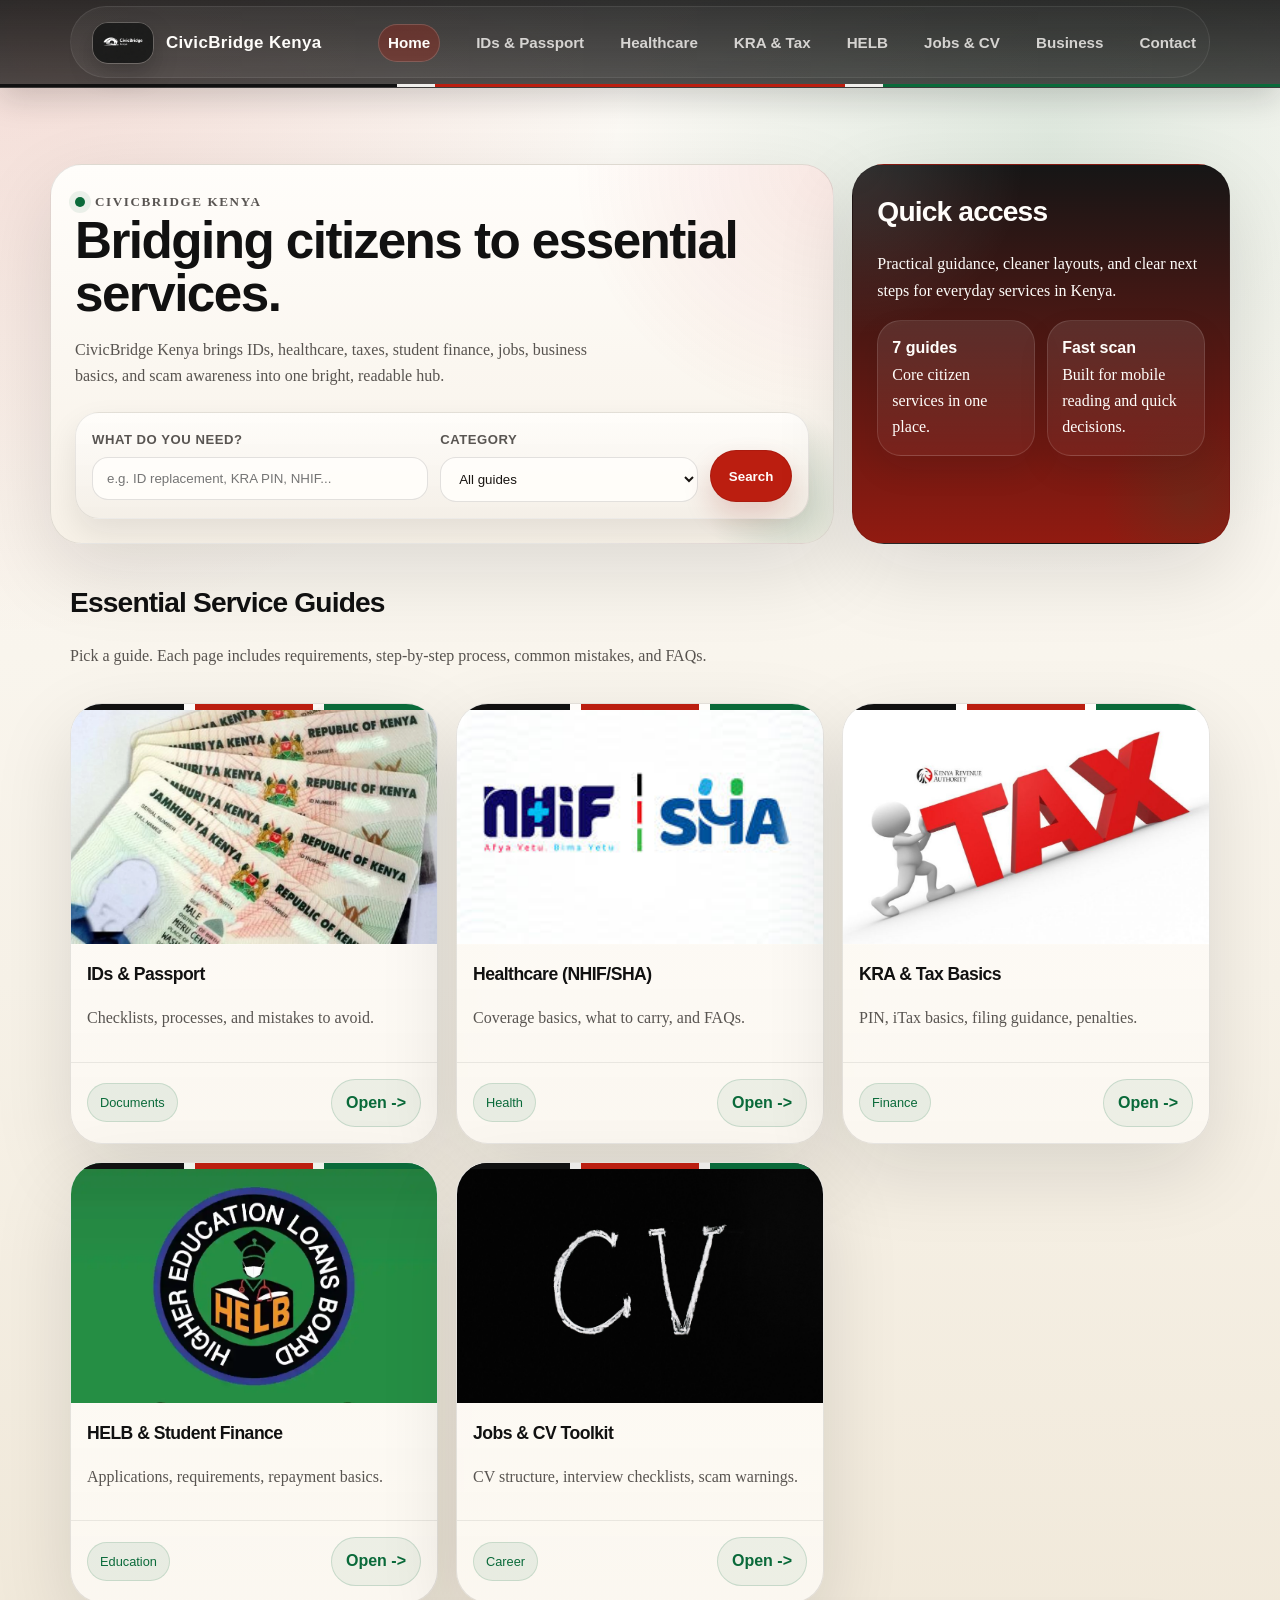
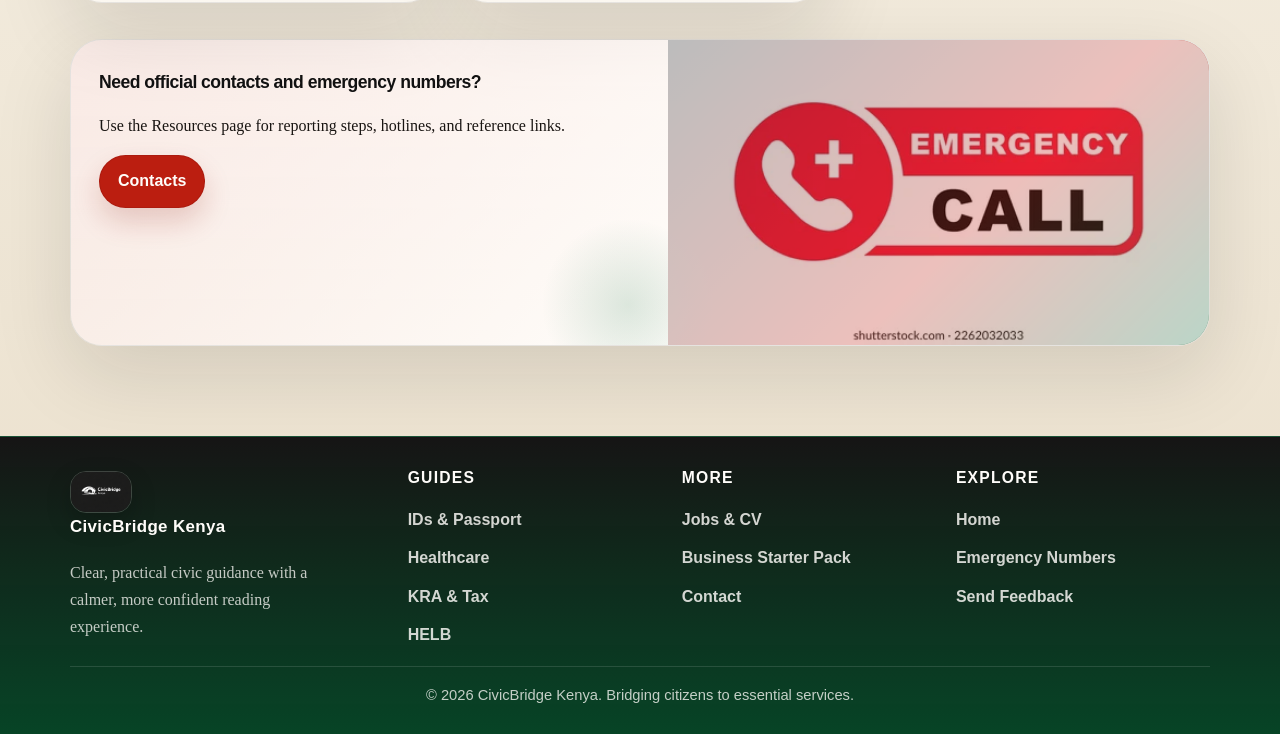
<file: index.html>
﻿<!doctype html>
<html lang="en">
  <head>
    <meta charset="UTF-8" />
    <meta name="viewport" content="width=device-width, initial-scale=1.0" />
    <title>CivicBridge Kenya | Home</title>
    <link rel="stylesheet" href="styles.css" />
  </head>

  <body class="home">
    <header class="nav">
      <div class="container">
        <div class="navwrap">
          <a class="brand" href="index.html">
            <img src="images/logo.png" alt="." class="mark" />
            <span>CivicBridge Kenya</span>
          </a>

          <nav class="links" aria-label="Primary navigation">
            <a href="index.html"><b class="current">Home</b></a>
            <a href="passport.html">IDs & Passport</a>
            <a href="healthcare.html">Healthcare</a>
            <a href="kra.html">KRA & Tax</a>
            <a href="helb.html">HELB</a>
            <a href="jobs-cv.html">Jobs & CV</a>
            <a href="business-starter.html">Business</a>
            <a href="contact.html">Contact</a>
          </nav>
          <label class="hamb" for="navToggle" aria-label="Open menu"
            ><span></span
          ></label>
        </div>

        <input type="checkbox" id="navToggle" />
        <div class="mobileMenu">
          <a href="index.html">Home</a>
          <a href="passport.html">IDs & Passport</a>
          <a href="healthcare.html">Healthcare</a>
          <a href="kra.html">KRA & Tax</a>
          <a href="helb.html">HELB</a>
          <a href="jobs-cv.html">Jobs & CV</a>
          <a href="business-starter.html">Business Starter Pack</a>
          <a href="contact.html">Contact</a>
        </div>
      </div>
    </header>

    <main>
      <div class="container hero">
        <div class="heroGrid">
          <section class="panel heroCard">
            <div class="heroContent">
              <span class="kicker"
                ><span class="dot"></span> CivicBridge Kenya</span
              >
              <h1>Bridging citizens to essential services.</h1>
              <p class="tagline">
                CivicBridge Kenya brings IDs, healthcare, taxes, student
                finance, jobs, business basics, and scam awareness into one
                bright, readable hub.
              </p>

              <form class="searchBox" action="index.html" method="get">
                <div>
                  <label for="topic">What do you need?</label>
                  <input
                    id="topic"
                    name="topic"
                    placeholder="e.g. ID replacement, KRA PIN, NHIF..."
                  />
                </div>
                <div>
                  <label for="category">Category</label>
                  <select id="category" name="cat">
                    <option value="all">All guides</option>
                    <option value="id">IDs & Passport</option>
                    <option value="health">Healthcare (NHIF/SHA)</option>
                    <option value="tax">KRA & Tax</option>
                    <option value="helb">HELB</option>
                    <option value="jobs">Jobs & CV</option>
                    <option value="business">Business</option>
                  </select>
                </div>
                <button class="btn" type="submit">Search</button>
              </form>
            </div>
          </section>

          <aside class="panel sideCard">
            <h2>Quick access</h2>
            <p>
              Practical guidance, cleaner layouts, and clear next steps for
              everyday services in Kenya.
            </p>
            <div class="stats">
              <div class="stat">
                <b>7 guides</b>
                <span>Core citizen services in one place.</span>
              </div>
              <div class="stat">
                <b>Fast scan</b>
                <span>Built for mobile reading and quick decisions.</span>
              </div>
            </div>
          </aside>
        </div>
      </div>

      <section id="services">
        <div class="container">
          <div class="sectionTitle">
            <div>
              <h2>Essential Service Guides</h2>
              <p>
                Pick a guide. Each page includes requirements, step-by-step
                process, common mistakes, and FAQs.
              </p>
            </div>
          </div>

          <div class="grid">
            <article class="card">
              <div><img src="images/id.webp" alt="id" /></div>
              <div class="cardBody">
                <h3>IDs & Passport</h3>
                <p>Checklists, processes, and mistakes to avoid.</p>
              </div>
              <div class="cardFoot">
                <span class="pill">Documents</span>
                <a class="linkBtn" href="passport.html">Open -></a>
              </div>
            </article>

            <article class="card">
              <div><img src="images/healthcare.jpg" alt="healthcare" /></div>
              <div class="cardBody">
                <h3>Healthcare (NHIF/SHA)</h3>
                <p>Coverage basics, what to carry, and FAQs.</p>
              </div>
              <div class="cardFoot">
                <span class="pill">Health</span>
                <a class="linkBtn" href="healthcare.html">Open -></a>
              </div>
            </article>

            <article class="card">
              <div><img src="images/kra.jpg" alt="kra and tax" /></div>
              <div class="cardBody">
                <h3>KRA & Tax Basics</h3>
                <p>PIN, iTax basics, filing guidance, penalties.</p>
              </div>
              <div class="cardFoot">
                <span class="pill">Finance</span>
                <a class="linkBtn" href="kra.html">Open -></a>
              </div>
            </article>

            <article class="card">
              <div><img src="images/helb.webp" alt="HELB" /></div>
              <div class="cardBody">
                <h3>HELB & Student Finance</h3>
                <p>Applications, requirements, repayment basics.</p>
              </div>
              <div class="cardFoot">
                <span class="pill">Education</span>
                <a class="linkBtn" href="helb.html">Open -></a>
              </div>
            </article>

            <article class="card">
              <div><img src="images/cv.jpg" alt="Jobs & CV" /></div>
              <div class="cardBody">
                <h3>Jobs & CV Toolkit</h3>
                <p>CV structure, interview checklists, scam warnings.</p>
              </div>
              <div class="cardFoot">
                <span class="pill">Career</span>
                <a class="linkBtn" href="jobs-cv.html">Open -></a>
              </div>
            </article>
          </div>
        </div>
      </section>

      <section>
        <div class="container">
          <div class="cta">
            <div class="ctaText">
              <h3>Need official contacts and emergency numbers?</h3>
              <p>
                Use the Resources page for reporting steps, hotlines, and
                reference links.
              </p>
              <a class="btn" href="contact.html">Contacts</a>
            </div>
            <div class="ctaArt">
              <img src="images/emergency.webp" alt="Emergency support contacts" />
            </div>
          </div>
        </div>
      </section>
    </main>

    <footer>
      <div class="container">
        <div class="footGrid">
          <div>
            <a class="brand" href="index.html">
              <img src="images/logo.png" alt="." class="mark" />
              <span>CivicBridge Kenya</span>
            </a>
            <p class="footerTag">
              Clear, practical civic guidance with a calmer, more confident
              reading experience.
            </p>
          </div>

          <div>
            <h4>Guides</h4>
            <a href="passport.html">IDs & Passport</a>
            <a href="healthcare.html">Healthcare</a>
            <a href="kra.html">KRA & Tax</a>
            <a href="helb.html">HELB</a>
          </div>

          <div>
            <h4>More</h4>
            <a href="jobs-cv.html">Jobs & CV</a>
            <a href="business-starter.html">Business Starter Pack</a>
            <a href="contact.html">Contact</a>
          </div>

          <div>
            <h4>Explore</h4>
            <a href="index.html">Home</a>
            <a href="contact.html">Emergency Numbers</a>
            <a href="contact.html">Send Feedback</a>
          </div>
        </div>

        <div class="copy">
          © 2026 CivicBridge Kenya. Bridging citizens to essential services.
        </div>
      </div>
    </footer>
  </body>
</html>
</file>
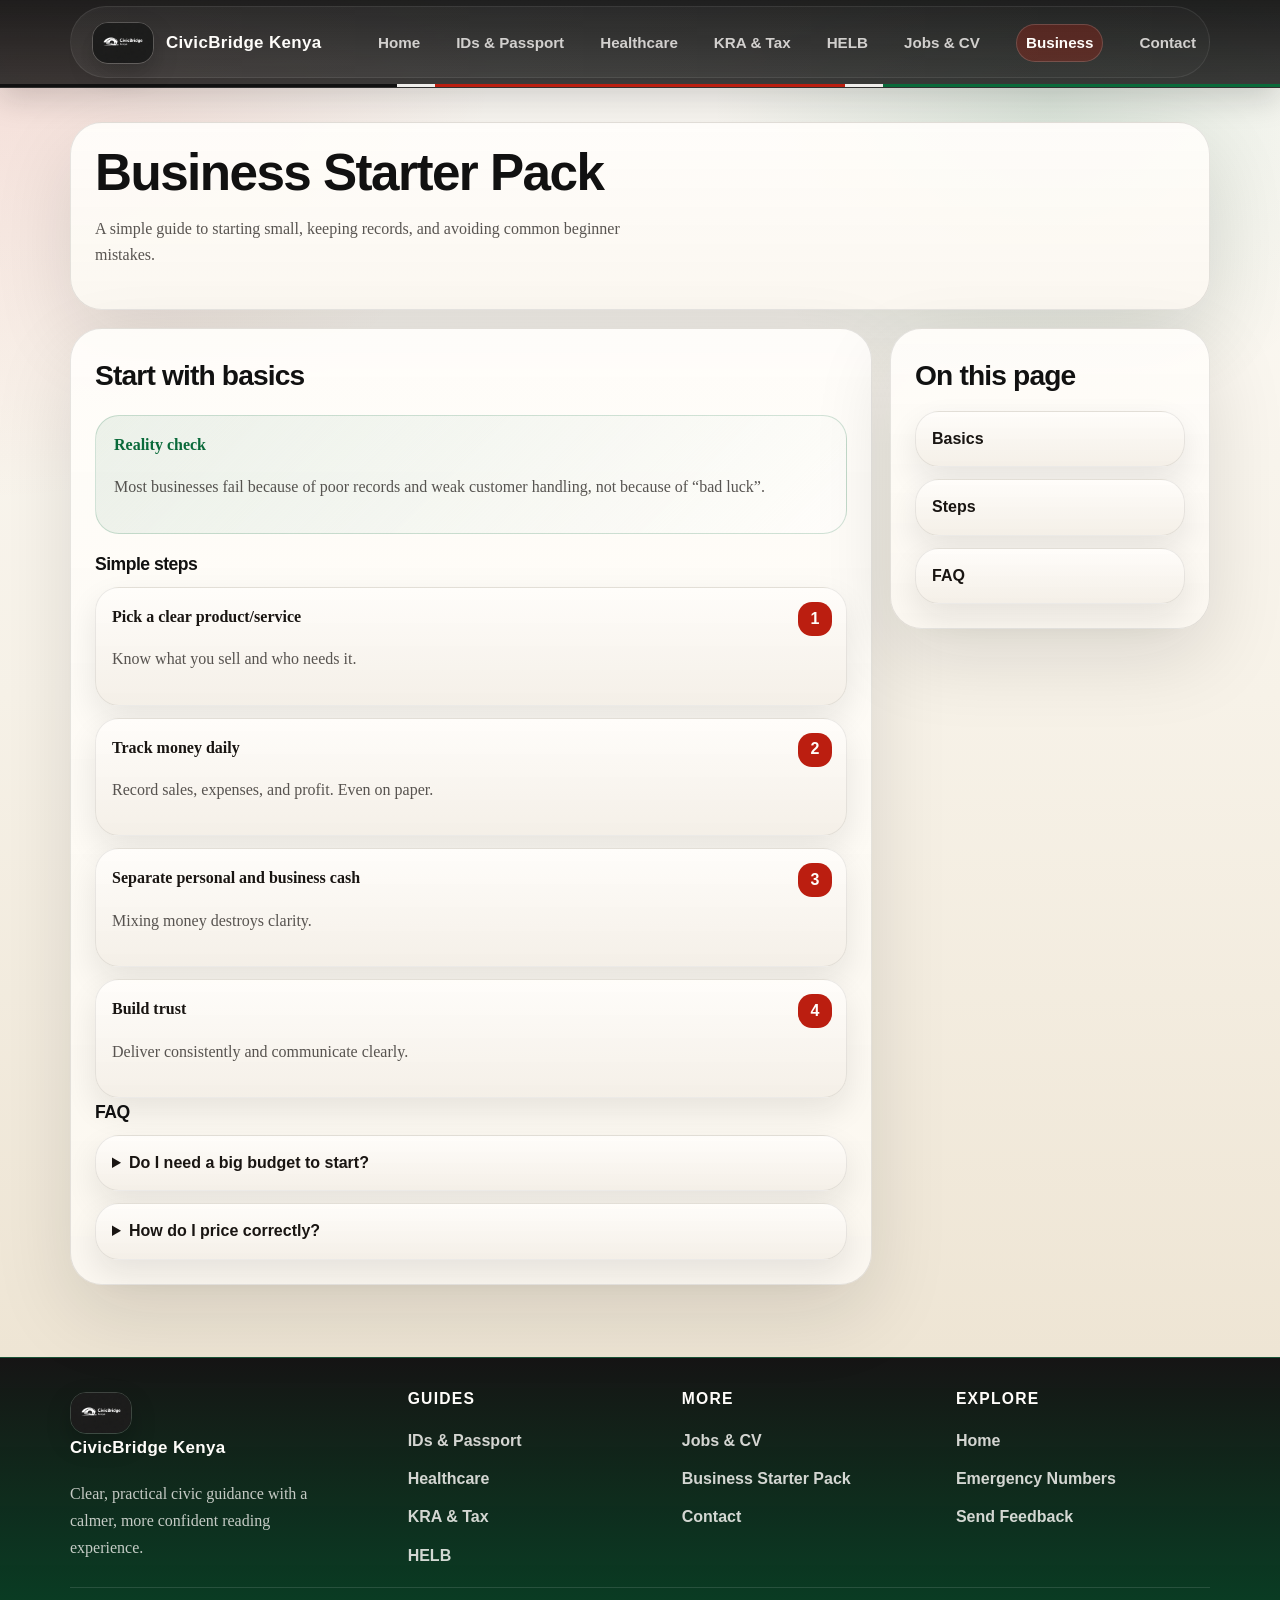
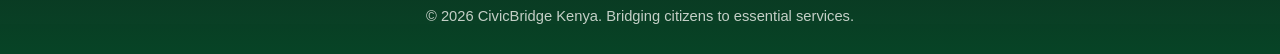
<file: business-starter.html>
﻿<!doctype html>
<html lang="en">
  <head>
    <meta charset="UTF-8" />
    <meta name="viewport" content="width=device-width, initial-scale=1.0" />
    <title>CivicBridge Kenya | Business Starter Pack</title>
    <link rel="stylesheet" href="styles.css" />
  </head>
  <body>
    <header class="nav">
      <div class="container">
        <div class="navwrap">
          <a class="brand" href="index.html">
            <img src="images/logo.png" alt="." class="mark" />
            <span>CivicBridge Kenya</span>
          </a>
          <nav class="links" aria-label="Primary navigation">
            <a href="index.html">Home</a>
            <a href="passport.html">IDs & Passport</a>
            <a href="healthcare.html">Healthcare</a>
            <a href="kra.html">KRA & Tax</a>
            <a href="helb.html">HELB</a>
            <a href="jobs-cv.html">Jobs & CV</a>
            <a href="business-starter.html"><b class="current">Business</b></a>
            <a href="contact.html">Contact</a>
          </nav>
          <label class="hamb" for="navToggle" aria-label="Open menu"
            ><span></span
          ></label>
        </div>
        <input type="checkbox" id="navToggle" />
        <div class="mobileMenu">
          <a href="index.html">Home</a
          ><a href="passport.html">IDs & Passport</a
          ><a href="healthcare.html">Healthcare</a>
           <a href="kra.html">KRA & Tax</a
          ><a href="helb.html">HELB</a>
          <a href="jobs-cv.html">Jobs & CV</a
          ><a href="business-starter.html">Business Starter Pack</a
          ><a href="contact.html">Contact</a>
        </div>
      </div>
    </header>

    <main>
      <div class="container">
  <section class="panel">
          <h1>Business Starter Pack</h1>
          <p class="subtitle">
            A simple guide to starting small, keeping records, and avoiding
            common beginner mistakes.
          </p>
        </section>

        <div class="layout">
          <article class="panel">
            <h2 id="basics">Start with basics</h2>
            <div class="callout">
              <b>Reality check</b>
              <p>
                Most businesses fail because of poor records and weak customer
                handling, not because of “bad luck”.
              </p>
            </div>

            <h3 id="steps">Simple steps</h3>
            <ol class="steps">
              <li>
                <b>Pick a clear product/service</b>
                <p>Know what you sell and who needs it.</p>
              </li>
              <li>
                <b>Track money daily</b>
                <p>Record sales, expenses, and profit. Even on paper.</p>
              </li>
              <li>
                <b>Separate personal and business cash</b>
                <p>Mixing money destroys clarity.</p>
              </li>
              <li>
                <b>Build trust</b>
                <p>Deliver consistently and communicate clearly.</p>
              </li>
            </ol>

            <h3 id="faq">FAQ</h3>
            <details>
              <summary>Do I need a big budget to start?</summary>
              <p>No. Start small, prove demand, then scale carefully.</p>
            </details>
            <details>
              <summary>How do I price correctly?</summary>
              <p>
                Calculate cost + profit, then compare to competitors. Don’t
                guess blindly.
              </p>
            </details>
          </article>

          <aside class="panel">
            <h2>On this page</h2>
            <nav class="sideNav">
              <a href="#basics">Basics</a>
              <a href="#steps">Steps</a>
              <a href="#faq">FAQ</a>
            </nav>
          </aside>
        </div>
      </div>
    </main>

    <footer>
      <div class="container">
        <div class="footGrid">
          <div>
            <a class="brand" href="index.html">
              <img src="images/logo.png" alt="." class="mark" />
              <span>CivicBridge Kenya</span>
            </a>
            <p class="footerTag">
              Clear, practical civic guidance with a calmer, more confident
              reading experience.
            </p>
          </div>
          <div>
            <h4>Guides</h4>
            <a href="passport.html">IDs & Passport</a>
            <a href="healthcare.html">Healthcare</a>
            <a href="kra.html">KRA & Tax</a>
            <a href="helb.html">HELB</a>
          </div>
          <div>
            <h4>More</h4>
            <a href="jobs-cv.html">Jobs & CV</a>
            <a href="business-starter.html">Business Starter Pack</a>
            <a href="contact.html">Contact</a>
          </div>
          <div>
            <h4>Explore</h4>
            <a href="index.html">Home</a>
            <a href="contact.html">Emergency Numbers</a>
            <a href="contact.html">Send Feedback</a>
          </div>
        </div>
        <div class="copy">
          © 2026 CivicBridge Kenya. Bridging citizens to essential services.
        </div>
      </div>
    </footer>
  </body>
</html>
</file>
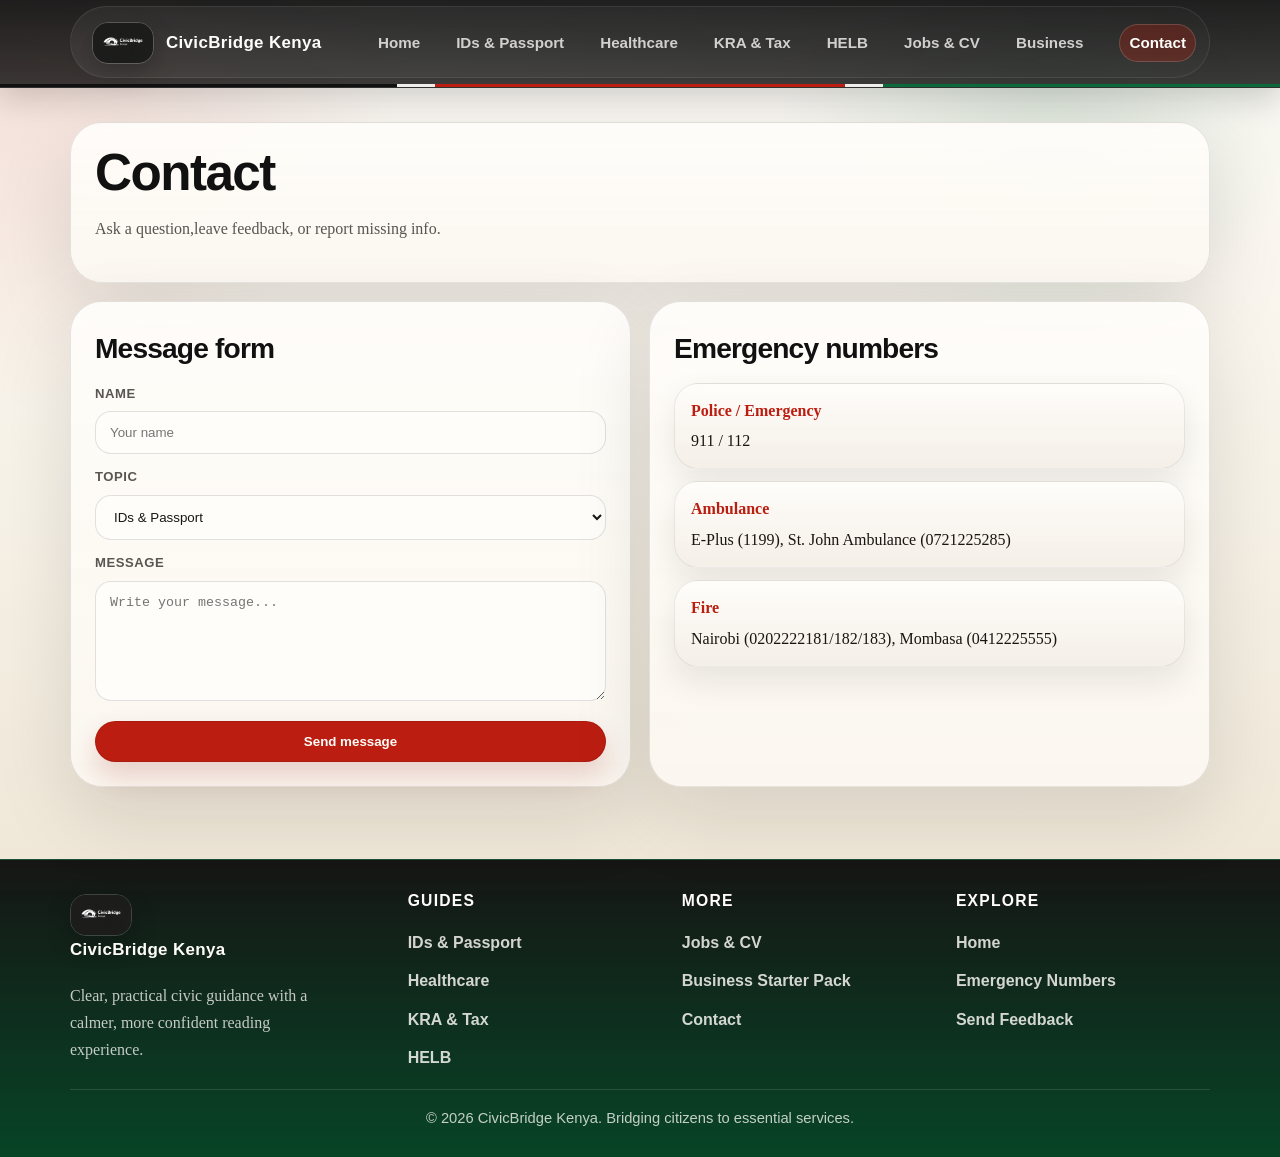
<file: contact.html>
﻿<!doctype html>
<html lang="en">
  <head>
    <meta charset="UTF-8" />
    <meta name="viewport" content="width=device-width, initial-scale=1.0" />
    <title>CivicBridge Kenya | Contact</title>
    <link rel="stylesheet" href="styles.css" />
  </head>
  <body>
    <header class="nav">
      <div class="container">
        <div class="navwrap">
          <a class="brand" href="index.html">
            <img src="images/logo.png" alt="." class="mark" />
            <span>CivicBridge Kenya</span>
          </a>
          <nav class="links" aria-label="Primary navigation">
            <a href="index.html">Home</a>
            <a href="passport.html">IDs & Passport</a>
            <a href="healthcare.html">Healthcare</a>
            <a href="kra.html">KRA & Tax</a>
            <a href="helb.html">HELB</a>
            <a href="jobs-cv.html">Jobs & CV</a>
            <a href="business-starter.html">Business</a>
            <a href="contact.html"><b class="current">Contact</b></a>
          </nav>
          <label class="hamb" for="navToggle" aria-label="Open menu"
            ><span></span
          ></label>
        </div>
        <input type="checkbox" id="navToggle" />
        <div class="mobileMenu">
          <a href="index.html">Home</a><a href="passport.html">IDs & Passport</a
          ><a href="healthcare.html">Healthcare</a> <a href="kra.html">KRA & Tax</a
          ><a href="helb.html">HELB</a> <a href="jobs-cv.html">Jobs & CV</a
          ><a href="business-starter.html">Business Starter Pack</a
          ><a href="contact.html">Contact</a>
        </div>
      </div>
    </header>

    <main>
      <div class="container">
        <section class="panel">
          <h1>Contact</h1>
          <p class="subtitle">
            Ask a question,leave feedback, or report missing info.
          </p>
        </section>

        <div class="grid">
          <section class="panel">
            <h2 style="margin: 0 0 10px">Message form</h2>
            <form>
              <div style="display: grid; gap: 12px">
                <div>
                  <label for="name">Name</label>
                  <input id="name" placeholder="Your name" required/>
                </div>
                <div>
                  <label for="topic">Topic</label>
                  <select id="topic">
                    <option>IDs & Passport</option>
                    <option>Healthcare</option>
                    <option>KRA</option>
                    <option>HELB</option>
                    <option>Jobs & CV</option>
                    <option>Business</option>
                    <option>Other</option>
                  </select>
                </div>
                <div>
                  <label for="msg">Message</label>
                  <textarea
                    id="msg"
                    placeholder="Write your message..."
                    required
                  ></textarea>
                </div>

                <button type="submit" class="btn">Send message</button>
              </div>
            </form>
          </section>

          <aside class="panel">
            <h2 style="margin: 0 0 10px">Emergency numbers</h2>

            <ul class="list">
              <li><b>Police / Emergency</b><span>911 / 112 </span></li>
              <li>
                <b>Ambulance</b
                ><span>E-Plus (1199), St. John Ambulance (0721225285)</span>
              </li>
              <li>
                <b>Fire</b
                ><span>Nairobi (0202222181/182/183), Mombasa (0412225555)</span>
              </li>
            </ul>
          </aside>
        </div>
      </div>
      </div>
    </main>

    <footer>
      <div class="container">
        <div class="footGrid">
          <div>
            <a class="brand" href="index.html">
              <img src="images/logo.png" alt="." class="mark" />
              <span>CivicBridge Kenya</span>
            </a>
            <p class="footerTag">
              Clear, practical civic guidance with a calmer, more confident
              reading experience.
            </p>
          </div>
          <div>
            <h4>Guides</h4>
            <a href="passport.html">IDs & Passport</a>
            <a href="healthcare.html">Healthcare</a>
            <a href="kra.html">KRA & Tax</a>
            <a href="helb.html">HELB</a>
          </div>
          <div>
            <h4>More</h4>
            <a href="jobs-cv.html">Jobs & CV</a>
            <a href="business-starter.html">Business Starter Pack</a>
            <a href="contact.html">Contact</a>
          </div>
          <div>
            <h4>Explore</h4>
            <a href="index.html">Home</a>
            <a href="contact.html">Emergency Numbers</a>
            <a href="contact.html">Send Feedback</a>
          </div>
        </div>
        <div class="copy">
          © 2026 CivicBridge Kenya. Bridging citizens to essential services.
        </div>
      </div>
    </footer>
  </body>
</html>
</file>
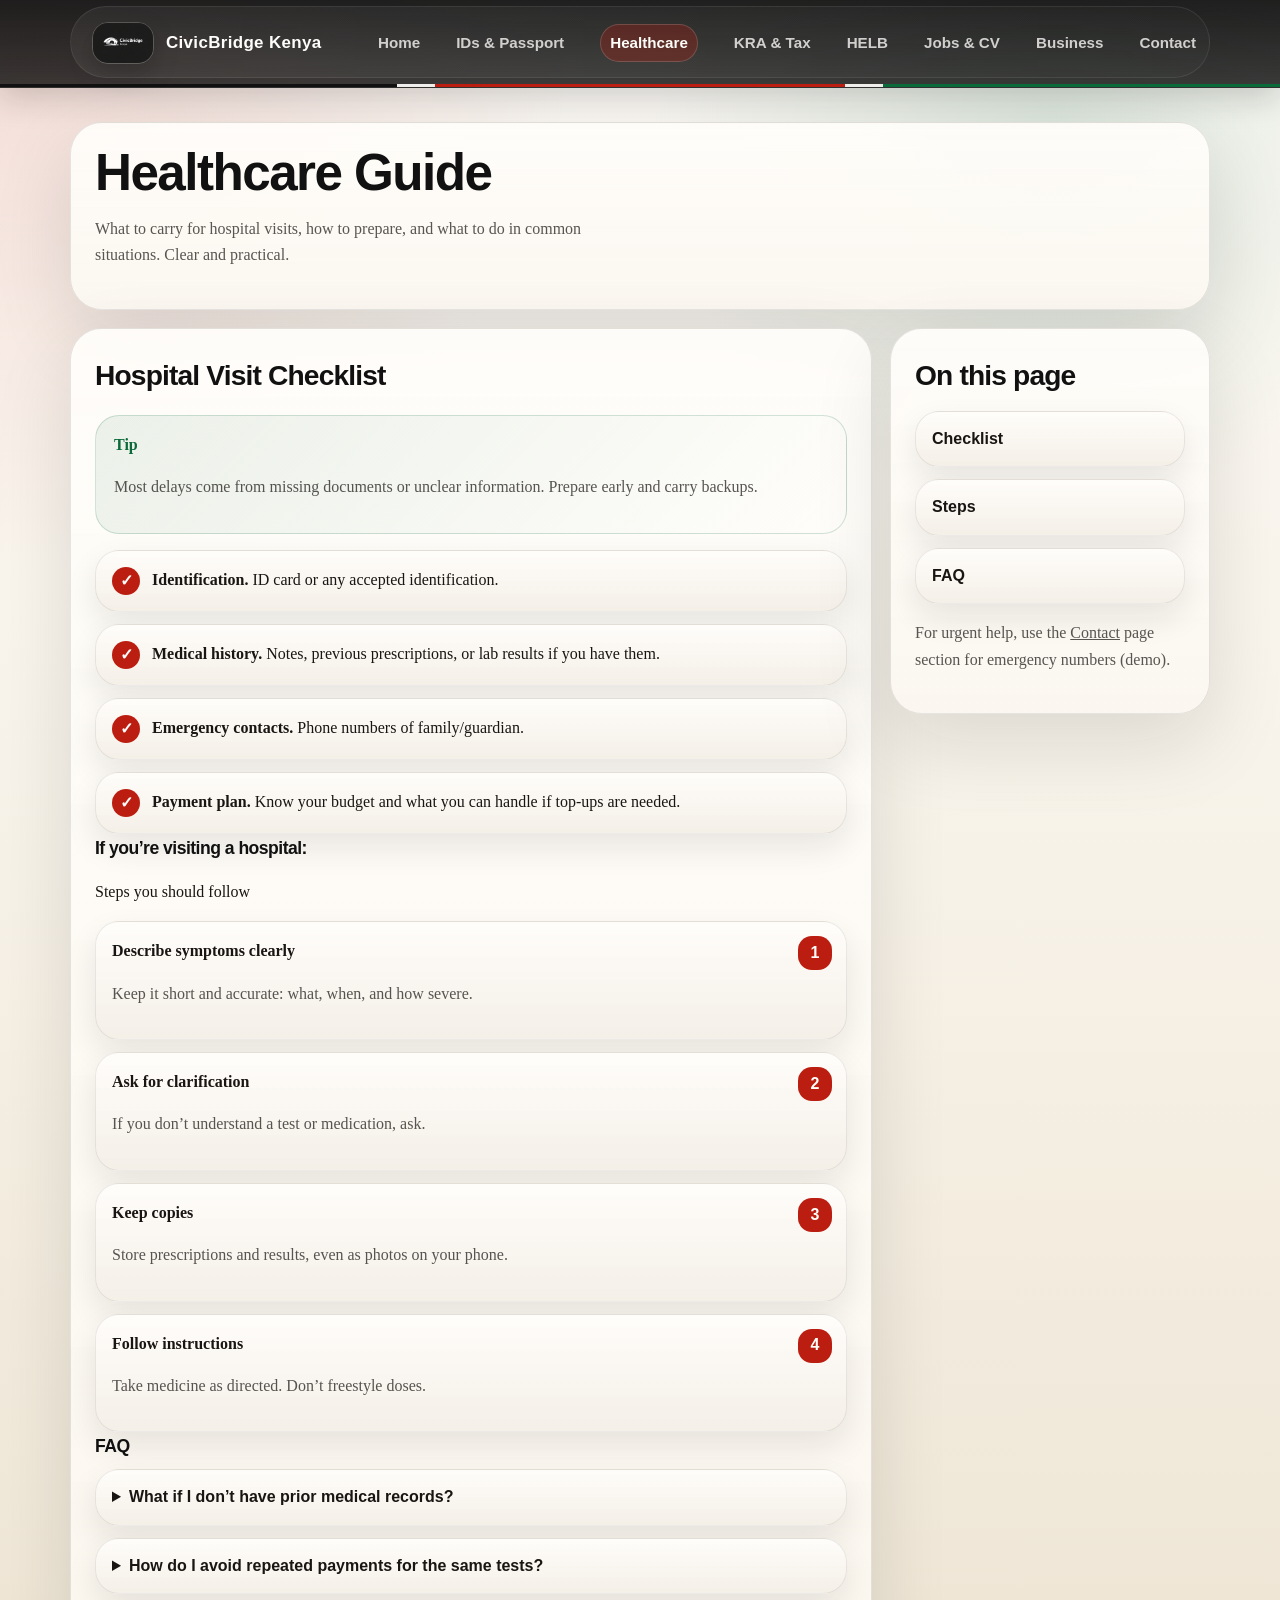
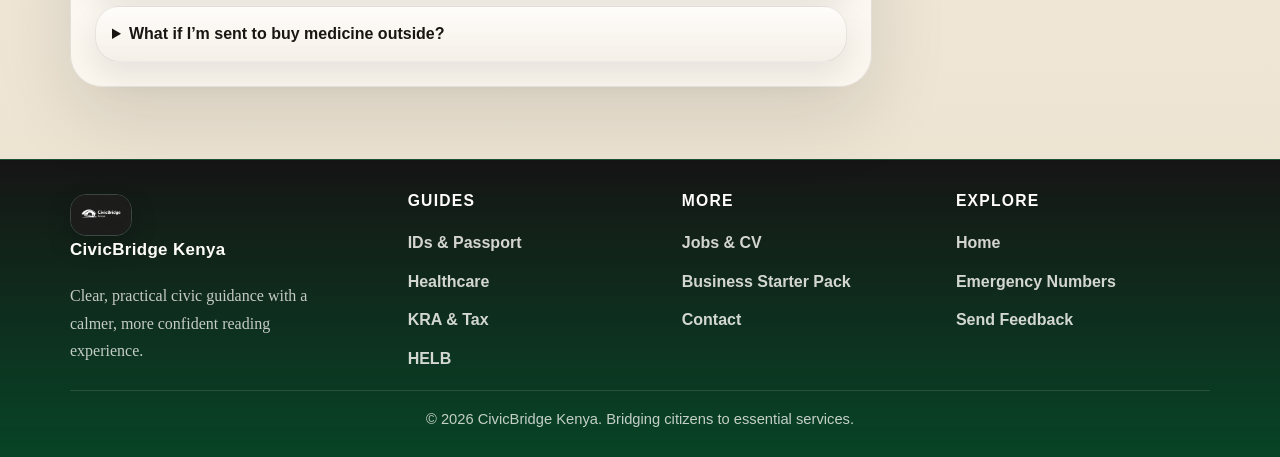
<file: healthcare.html>
﻿<!doctype html>
<html lang="en">

<head>
  <meta charset="UTF-8" />
  <meta name="viewport" content="width=device-width, initial-scale=1.0" />
  <title>CivicBridge Kenya | Healthcare</title>
  <link rel="stylesheet" href="styles.css" />
</head>

<body>
  <header class="nav">
    <div class="container">
      <div class="navwrap">
        <a class="brand" href="index.html">
          <img src="images/logo.png" alt="." class="mark" />
          <span>CivicBridge Kenya</span>
        </a>

        <nav class="links" aria-label="Primary navigation">
          <a href="index.html">Home</a>
          <a href="passport.html">IDs & Passport</a>
          <a href="healthcare.html" ><b class="current">Healthcare</b></a>
          <a href="kra.html">KRA & Tax</a>
          <a href="helb.html">HELB</a>
          <a href="jobs-cv.html">Jobs & CV</a>
          <a href="business-starter.html">Business</a>
          <a href="contact.html">Contact</a>
        </nav>

        <label class="hamb" for="navToggle" aria-label="Open menu"><span></span></label>
      </div>

      <input type="checkbox" id="navToggle" />
      <div class="mobileMenu">
        <a href="index.html">Home</a>
        <a href="passport.html">IDs & Passport</a>
        <a href="healthcare.html">Healthcare</a>
        <a href="kra.html">KRA & Tax</a>
        <a href="helb.html">HELB</a>
        <a href="jobs-cv.html">Jobs & CV</a>
        <a href="business-starter.html">Business Starter Pack</a>
        <a href="contact.html">Contact</a>
      </div>
    </div>
  </header>

  <main>
    <div class="container">
      <section class="panel">
        <h1>Healthcare Guide</h1>
        <p class="subtitle">
          What to carry for hospital visits, how to prepare, and what to do in
          common situations. Clear and practical.
        </p>
      </section>

      <div class="layout">
        <article class="panel">
          <h2 id="checklist">Hospital Visit Checklist</h2>
          <div class="callout">
            <b>Tip</b>
            <p>
              Most delays come from missing documents or unclear information.
              Prepare early and carry backups.
            </p>
          </div>

          <ul class="checklist">
            <li>
              <span class="tick">✓</span>
              <div>
                <b>Identification.</b><span> ID card or any accepted identification.</span>
              </div>
            </li>
            <li>
              <span class="tick">✓</span>
              <div>
                <b>Medical history.</b><span> Notes, previous prescriptions, or lab results if you have
                  them.</span>
              </div>
            </li>
            <li>
              <span class="tick">✓</span>
              <div>
                <b>Emergency contacts.</b><span> Phone numbers of family/guardian.</span>
              </div>
            </li>
            <li>
              <span class="tick">✓</span>
              <div>
                <b>Payment plan.</b><span> Know your budget and what you can handle if top-ups are
                  needed.</span>
              </div>
            </li>
          </ul>

          <h3>If you’re visiting a hospital:</h3>
          <p>Steps you should follow</p>
          <ol class="steps">
            <li>
              <b>Describe symptoms clearly</b>
              <p>Keep it short and accurate: what, when, and how severe.</p>
            </li>
            <li>
              <b>Ask for clarification</b>
              <p>If you don’t understand a test or medication, ask.</p>
            </li>
            <li>
              <b>Keep copies</b>
              <p>
                Store prescriptions and results, even as photos on your phone.
              </p>
            </li>
            <li>
              <b>Follow instructions</b>
              <p>Take medicine as directed. Don’t freestyle doses.</p>
            </li>
          </ol>

          <h3 id="faq">FAQ</h3>
          <details>
            <summary>What if I don’t have prior medical records?</summary>
            <p>
              Explain what you remember: previous conditions, allergies, and
              past medication reactions.
            </p>
          </details>
          <details>
            <summary>
              How do I avoid repeated payments for the same tests?
            </summary>
            <p>
              Keep results and show them during your next visit to avoid
              unnecessary repetition.
            </p>
          </details>
          <details>
            <summary>What if I’m sent to buy medicine outside?</summary>
            <p>
              Confirm the exact name/dosage, and keep the receipt. Ask if
              alternatives exist.
            </p>
          </details>
        </article>

        <aside class="panel">
          <h2>On this page</h2>
          <nav class="sideNav">
            <a href="#checklist">Checklist</a>
            <a href="#steps">Steps</a>
            <a href="#faq">FAQ</a>
          </nav>
          <p class="miniNote">
            For urgent help, use the
            <a href="contact.html" style="text-decoration: underline">Contact</a>
            page section for emergency numbers (demo).
          </p>
        </aside>
      </div>
    </div>
  </main>

  <footer>
    <div class="container">
      <div class="footGrid">
        <div>
          <a class="brand" href="index.html">
            <img src="images/logo.png" alt="." class="mark" />
            <span>CivicBridge Kenya</span>
          </a>
          <p class="footerTag">
            Clear, practical civic guidance with a calmer, more confident
            reading experience.
          </p>
        </div>
        <div>
          <h4>Guides</h4>
          <a href="passport.html">IDs & Passport</a>
          <a href="healthcare.html">Healthcare</a>
          <a href="kra.html">KRA & Tax</a>
          <a href="helb.html">HELB</a>
        </div>
        <div>
          <h4>More</h4>
          <a href="jobs-cv.html">Jobs & CV</a>
          <a href="business-starter.html">Business Starter Pack</a>
          <a href="contact.html">Contact</a>
        </div>
        <div>
          <h4>Explore</h4>
          <a href="index.html">Home</a>
          <a href="contact.html">Emergency Numbers</a>
          <a href="contact.html">Send Feedback</a>
        </div>
      </div>
      <div class="copy">
        © 2026 CivicBridge Kenya. Bridging citizens to essential services.
      </div>
    </div>
  </footer>
</body>

</html>
</file>
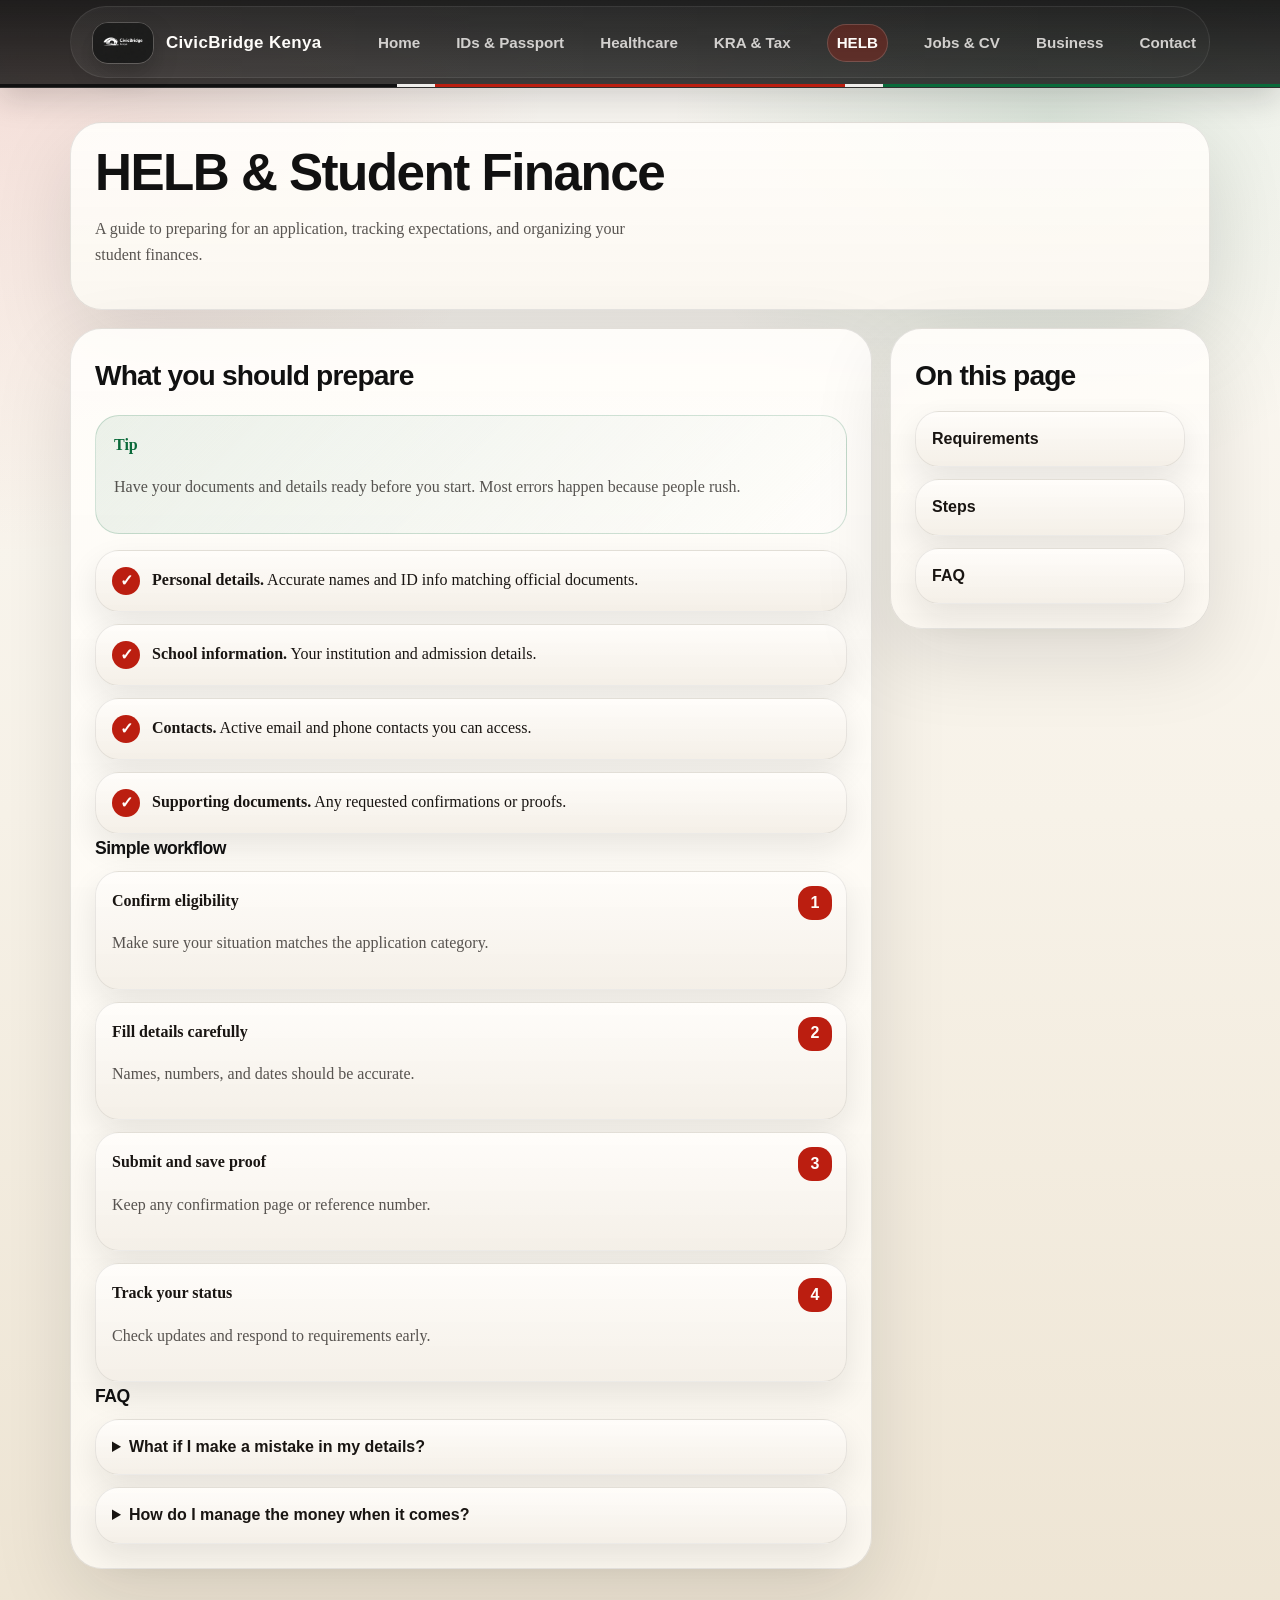
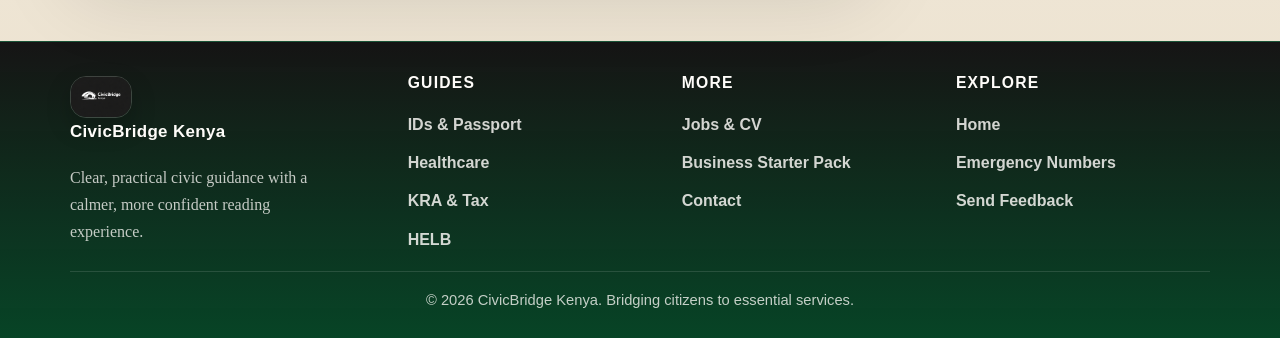
<file: helb.html>
﻿<!doctype html>
<html lang="en">
  <head>
    <meta charset="UTF-8" />
    <meta name="viewport" content="width=device-width, initial-scale=1.0" />
    <title>CivicBridge Kenya | HELB</title>
    <link rel="stylesheet" href="styles.css" />
  </head>
  <body>
    <header class="nav">
      <div class="container">
        <div class="navwrap">
          <a class="brand" href="index.html">
            <img src="images/logo.png" alt="." class="mark" />
            <span>CivicBridge Kenya</span>
          </a>
          <nav class="links" aria-label="Primary navigation">
            <a href="index.html">Home</a>
            <a href="passport.html">IDs & Passport</a>
            <a href="healthcare.html">Healthcare</a>
            <a href="kra.html">KRA & Tax</a>
            <a href="helb.html"><b class="current">HELB</b></a>
            <a href="jobs-cv.html">Jobs & CV</a>
            <a href="business-starter.html">Business</a>
            <a href="contact.html">Contact</a>
          </nav>
          <label class="hamb" for="navToggle" aria-label="Open menu"
            ><span></span
          ></label>
        </div>
        <input type="checkbox" id="navToggle" />
        <div class="mobileMenu">
          <a href="index.html">Home</a><a href="passport.html">IDs & Passport</a
          ><a href="healthcare.html">Healthcare</a> <a href="kra.html">KRA & Tax</a
          ><a href="helb.html">HELB</a> <a href="jobs-cv.html">Jobs & CV</a
          ><a href="business-starter.html">Business Starter Pack</a
          ><a href="contact.html">Contact</a>
        </div>
      </div>
    </header>

    <main>
      <div class="container">
        <section class="panel">
          <h1>HELB & Student Finance</h1>
          <p class="subtitle">
            A guide to preparing for an application, tracking expectations, and
            organizing your student finances.
          </p>
        </section>

        <div class="layout">
          <article class="panel">
            <h2 id="requirements">What you should prepare</h2>
            <div class="callout">
              <b>Tip</b>
              <p>
                Have your documents and details ready before you start. Most
                errors happen because people rush.
              </p>
            </div>

            <ul class="checklist">
              <li>
                <span class="tick">✓</span>
                <div>
                  <b>Personal details.</b
                  ><span
                    > Accurate names and ID info matching official
                    documents.</span
                  >
                </div>
              </li>
              <li>
                <span class="tick">✓</span>
                <div>
                  <b>School information.</b
                  ><span> Your institution and admission details.</span>
                </div>
              </li>
              <li>
                <span class="tick">✓</span>
                <div>
                  <b>Contacts.</b
                  ><span> Active email and phone contacts you can access.</span>
                </div>
              </li>
              <li>
                <span class="tick">✓</span>
                <div>
                  <b>Supporting documents.</b
                  ><span> Any requested confirmations or proofs.</span>
                </div>
              </li>
            </ul>

            <h3 id="steps">Simple workflow</h3>
            <ol class="steps">
              <li>
                <b>Confirm eligibility</b>
                <p>
                  Make sure your situation matches the application category.
                </p>
              </li>
              <li>
                <b>Fill details carefully</b>
                <p>Names, numbers, and dates should be accurate.</p>
              </li>
              <li>
                <b>Submit and save proof</b>
                <p>Keep any confirmation page or reference number.</p>
              </li>
              <li>
                <b>Track your status</b>
                <p>Check updates and respond to requirements early.</p>
              </li>
            </ol>

            <h3 id="faq">FAQ</h3>
            <details>
              <summary>What if I make a mistake in my details?</summary>
              <p>
                Fixing errors can take time. Double-check before submitting to
                avoid delays.
              </p>
            </details>
            <details>
              <summary>How do I manage the money when it comes?</summary>
              <p>
                Budget essentials first: fees, rent, food, transport. Avoid
                impulse spending.
              </p>
            </details>
          </article>

          <aside class="panel">
            <h2>On this page</h2>
            <nav class="sideNav">
              <a href="#requirements">Requirements</a>
              <a href="#steps">Steps</a>
              <a href="#faq">FAQ</a>
            </nav>
          </aside>
        </div>
      </div>
    </main>

    <footer>
      <div class="container">
        <div class="footGrid">
          <div>
            <a class="brand" href="index.html">
              <img src="images/logo.png" alt="." class="mark" />
              <span>CivicBridge Kenya</span>
            </a>
            <p class="footerTag">
              Clear, practical civic guidance with a calmer, more confident
              reading experience.
            </p>
          </div>
          <div>
            <h4>Guides</h4>
            <a href="passport.html">IDs & Passport</a>
            <a href="healthcare.html">Healthcare</a>
            <a href="kra.html">KRA & Tax</a>
            <a href="helb.html">HELB</a>
          </div>
          <div>
            <h4>More</h4>
            <a href="jobs-cv.html">Jobs & CV</a>
            <a href="business-starter.html">Business Starter Pack</a>
            <a href="contact.html">Contact</a>
          </div>
          <div>
            <h4>Explore</h4>
            <a href="index.html">Home</a>
            <a href="contact.html">Emergency Numbers</a>
            <a href="contact.html">Send Feedback</a>
          </div>
        </div>
        <div class="copy">
          © 2026 CivicBridge Kenya. Bridging citizens to essential services.
        </div>
      </div>
    </footer>
  </body>
</html>
</file>
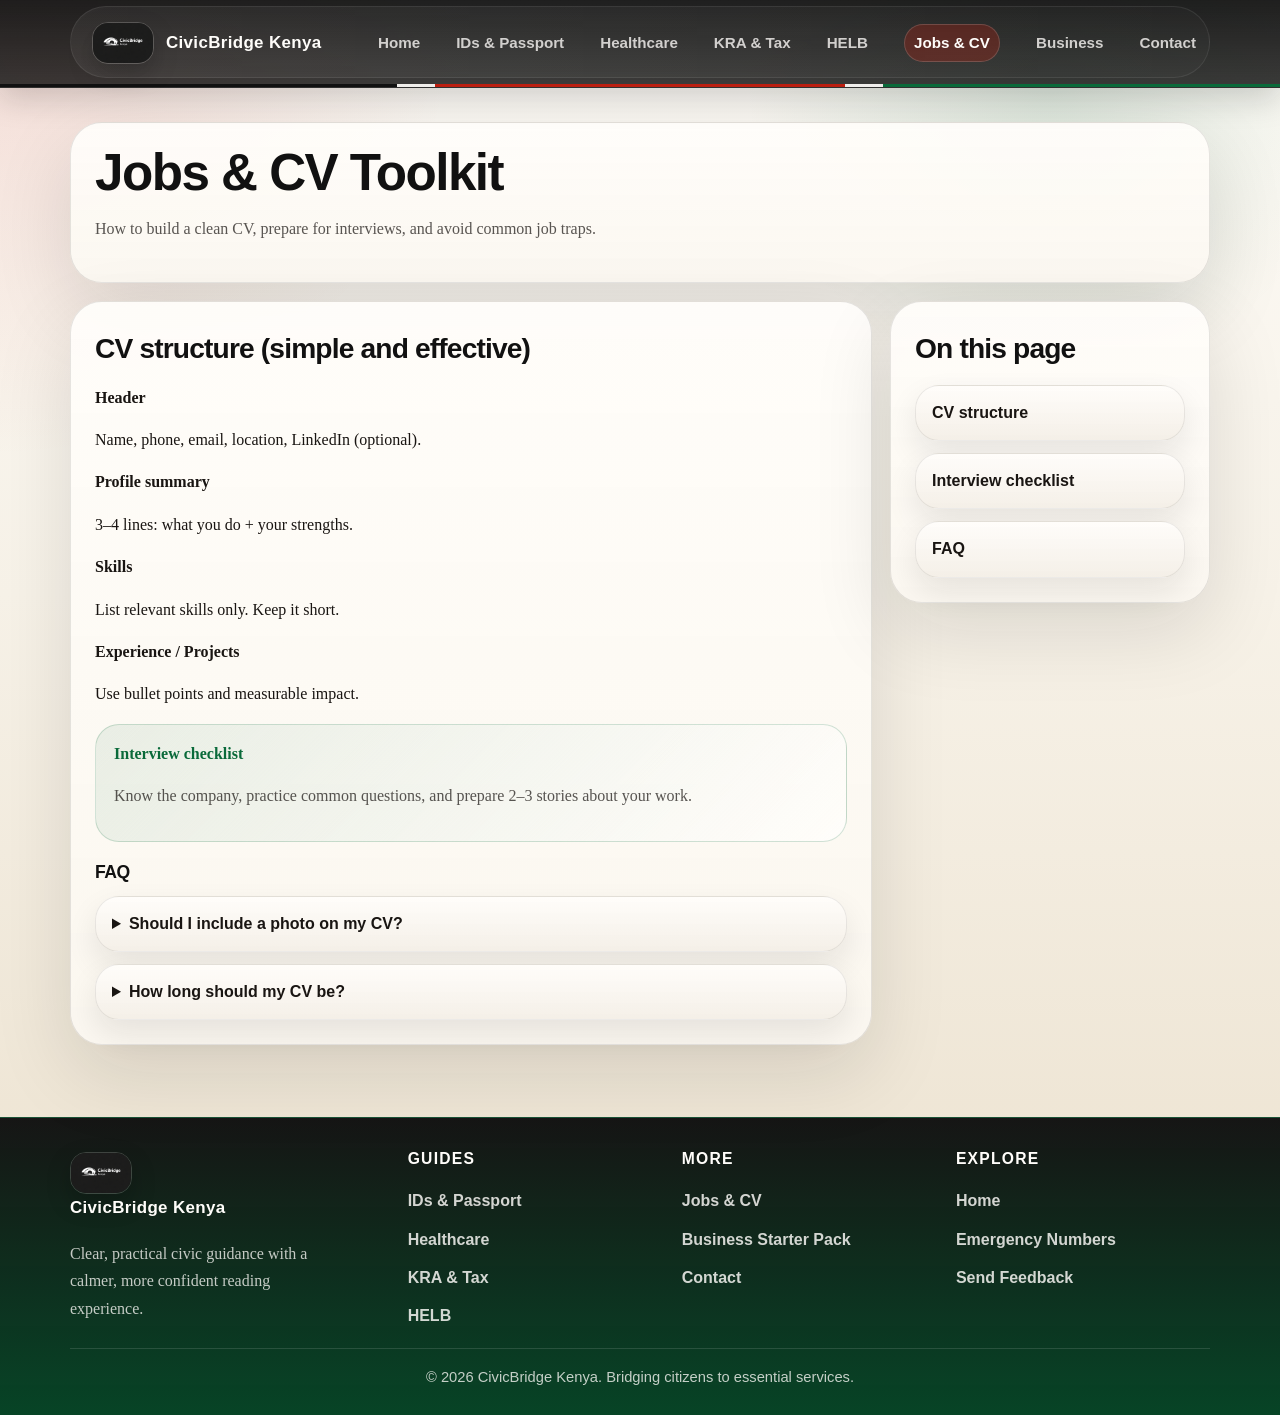
<file: jobs-cv.html>
﻿<!doctype html>
<html lang="en">
  <head>
    <meta charset="UTF-8" />
    <meta name="viewport" content="width=device-width, initial-scale=1.0" />
    <title>CivicBridge Kenya | Jobs & CV Toolkit</title>
    <link rel="stylesheet" href="styles.css" />
  </head>
  <body>
    <header class="nav">
      <div class="container">
        <div class="navwrap">
          <a class="brand" href="index.html">
            <img src="images/logo.png" alt="." class="mark" />
            <span>CivicBridge Kenya</span>
          </a>
          <nav class="links" aria-label="Primary navigation">
            <a href="index.html">Home</a>
            <a href="passport.html">IDs & Passport</a>
            <a href="healthcare.html">Healthcare</a>
            <a href="kra.html">KRA & Tax</a>
            <a href="helb.html">HELB</a>
            <a href="jobs-cv.html"><b class="current">Jobs & CV</b></a>
            <a href="business-starter.html">Business</a>
            <a href="contact.html">Contact</a>
          </nav>
          <label class="hamb" for="navToggle" aria-label="Open menu"
            ><span></span
          ></label>
        </div>
        <input type="checkbox" id="navToggle" />
        <div class="mobileMenu">
          <a href="index.html">Home</a><a href="passport.html">IDs & Passport</a
          ><a href="healthcare.html">Healthcare</a> <a href="kra.html">KRA & Tax</a
          ><a href="helb.html">HELB</a><a href="jobs-cv.html">Jobs & CV</a
          ><a href="business-starter.html">Business Starter Pack</a
          ><a href="contact.html">Contact</a>
        </div>
      </div>
    </header>

    <main>
      <div class="container">
        <section class="panel">
          <h1>Jobs & CV Toolkit</h1>
          <p class="subtitle">
            How to build a clean CV, prepare for interviews, and avoid common
            job traps.
          </p>
        </section>

        <div class="layout">
          <article class="panel">
            <h2 id="cv">CV structure (simple and effective)</h2>
            <div>
              <div>
                <b>Header</b>
                <p>Name, phone, email, location, LinkedIn (optional).</p>
              </div>
              <div>
                <b>Profile summary</b>
                <p>3–4 lines: what you do + your strengths.</p>
              </div>
              <div>
                <b>Skills</b>
                <p>List relevant skills only. Keep it short.</p>
              </div>
              <div>
                <b>Experience / Projects</b>
                <p>Use bullet points and measurable impact.</p>
              </div>
            </div>

            <div class="callout" id="interview">
              <b>Interview checklist</b>
              <p>
                Know the company, practice common questions, and prepare 2–3
                stories about your work.
              </p>
            </div>

            <h3 id="faq">FAQ</h3>
            <details>
              <summary>Should I include a photo on my CV?</summary>
              <p>
                Usually optional. Focus more on clarity and skills unless
                specifically requested.
              </p>
            </details>
            <details>
              <summary>How long should my CV be?</summary>
              <p>
                1 page if you’re starting out, 2 pages if you have strong
                experience.
              </p>
            </details>
          </article>

          <aside class="panel">
            <h2>On this page</h2>
            <nav class="sideNav">
              <a href="#cv">CV structure</a>
              <a href="#interview">Interview checklist</a>
              <a href="#faq">FAQ</a>
            </nav>
          </aside>
        </div>
      </div>
    </main>

    <footer>
      <div class="container">
        <div class="footGrid">
          <div>
            <a class="brand" href="index.html">
              <img src="images/logo.png" alt="." class="mark" />
              <span>CivicBridge Kenya</span>
            </a>
            <p class="footerTag">
              Clear, practical civic guidance with a calmer, more confident
              reading experience.
            </p>
          </div>
          <div>
            <h4>Guides</h4>
            <a href="passport.html">IDs & Passport</a>
            <a href="healthcare.html">Healthcare</a>
            <a href="kra.html">KRA & Tax</a>
            <a href="helb.html">HELB</a>
          </div>
          <div>
            <h4>More</h4>
            <a href="jobs-cv.html">Jobs & CV</a>
            <a href="business-starter.html">Business Starter Pack</a>
            <a href="contact.html">Contact</a>
          </div>
          <div>
            <h4>Explore</h4>
            <a href="index.html">Home</a>
            <a href="contact.html">Emergency Numbers</a>
            <a href="contact.html">Send Feedback</a>
          </div>
        </div>
        <div class="copy">
          © 2026 CivicBridge Kenya. Bridging citizens to essential services.
        </div>
      </div>
    </footer>
  </body>
</html>
</file>
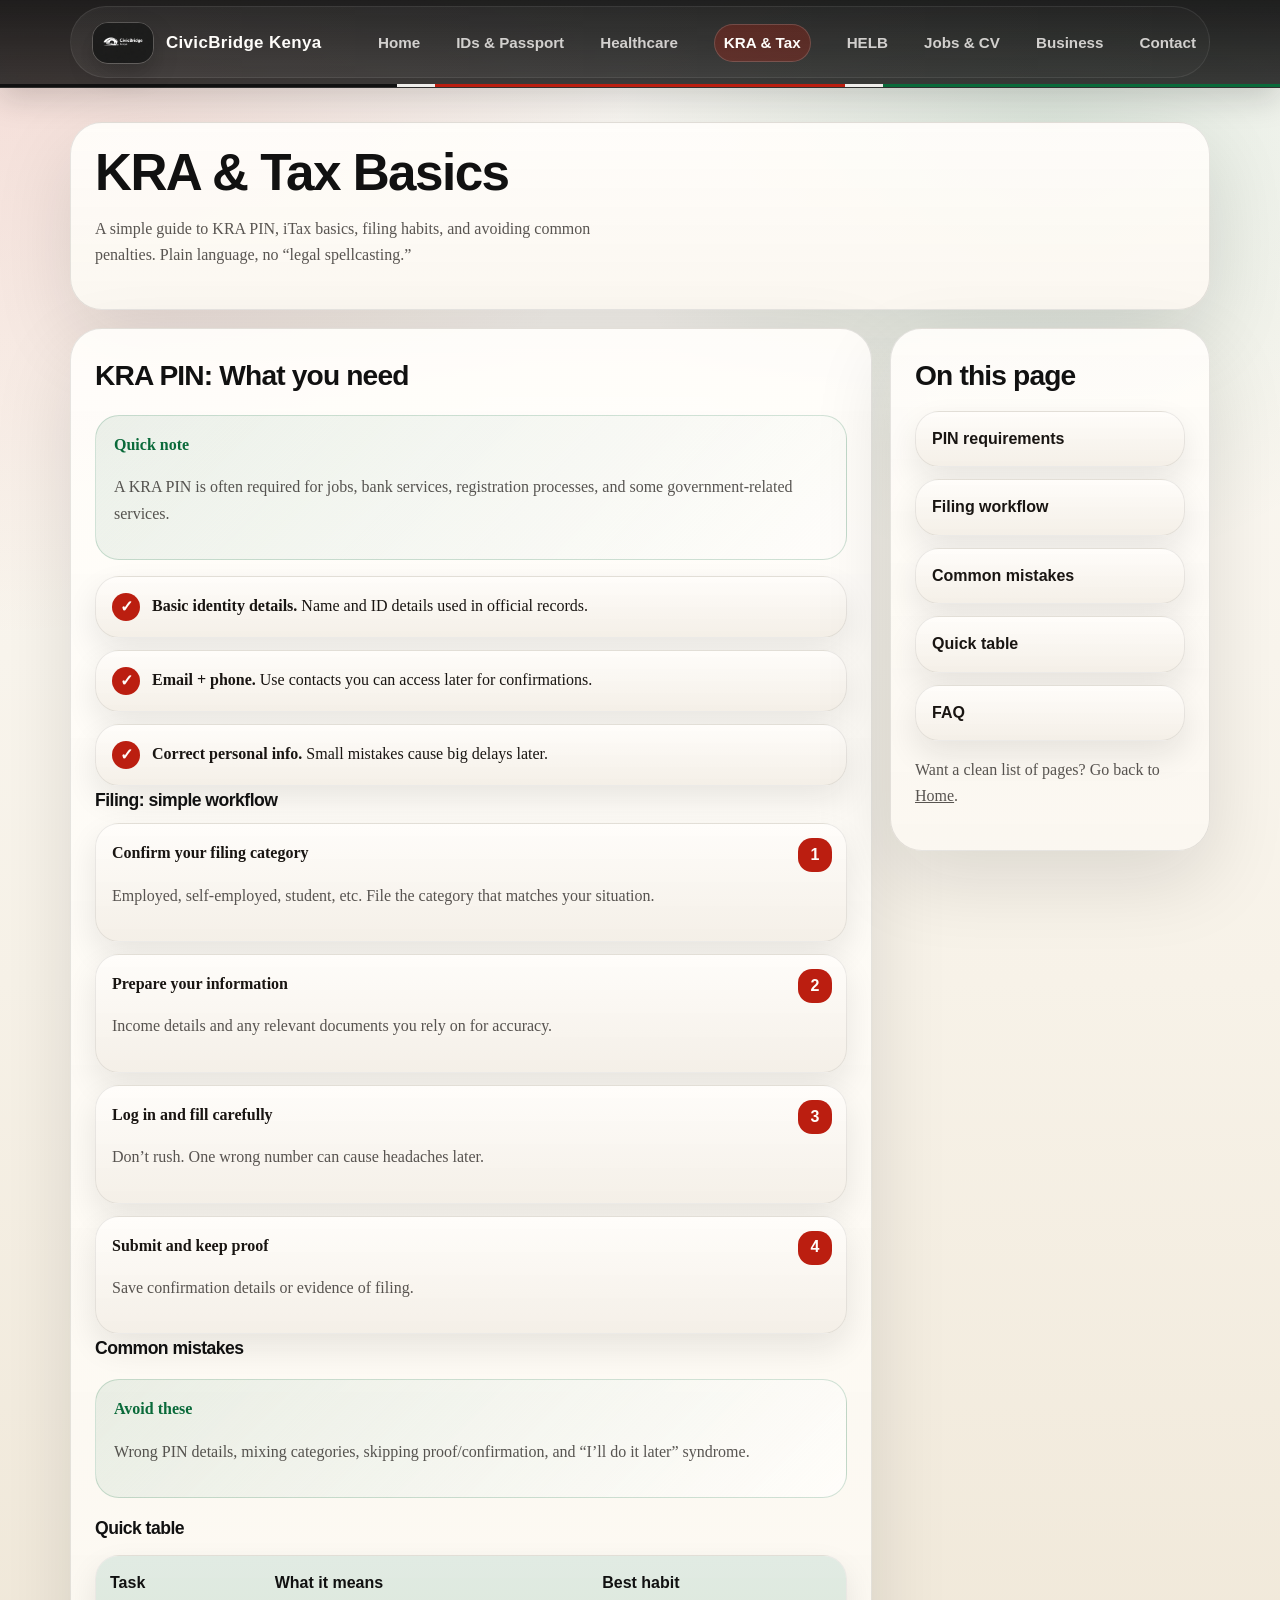
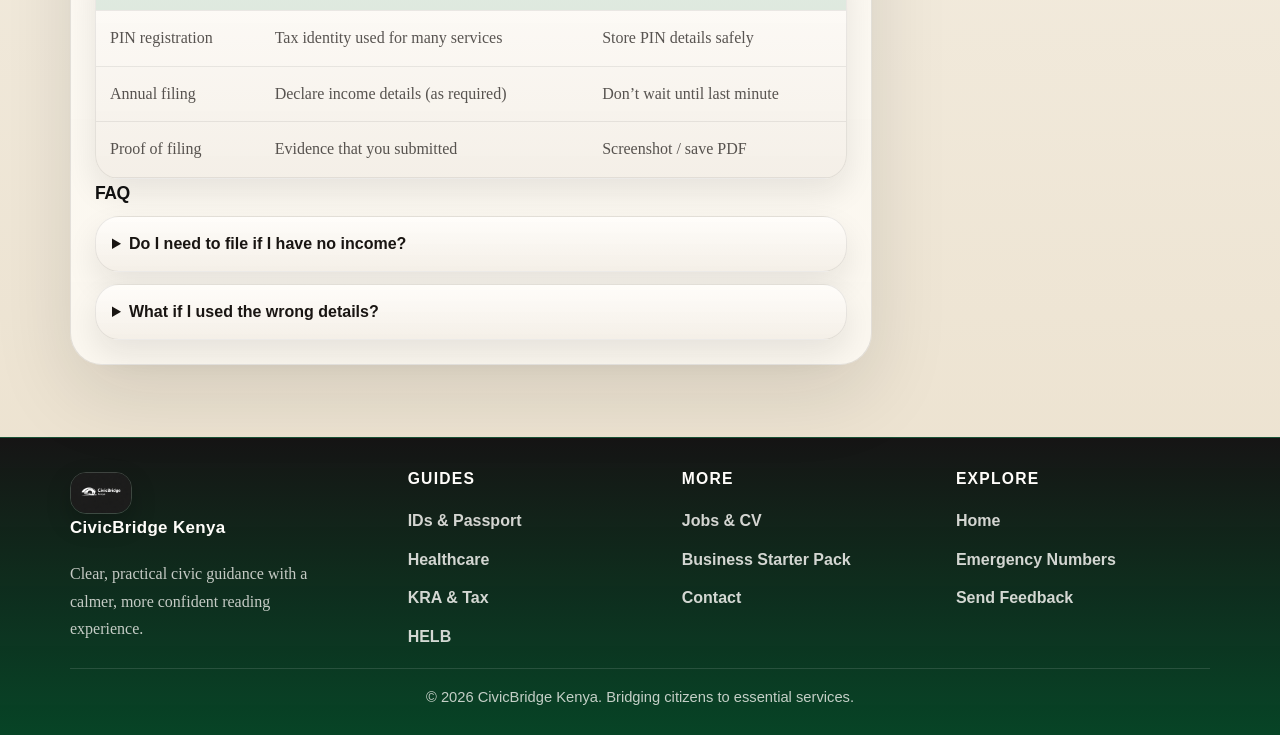
<file: kra.html>
﻿<!doctype html>
<html lang="en">
  <head>
    <meta charset="UTF-8" />
    <meta name="viewport" content="width=device-width, initial-scale=1.0" />
    <title>CivicBridge Kenya | KRA & Tax Basics</title>
 <link rel="stylesheet" href="styles.css" />
  </head>

  <body>
    <header class="nav">
      <div class="container">
        <div class="navwrap">
          <a class="brand" href="index.html">
            <img src="images/logo.png" alt="." class="mark" />
            <span>CivicBridge Kenya</span>
          </a>

          <nav class="links" aria-label="Primary navigation">
            <a href="index.html">Home</a>
            <a href="passport.html">IDs & Passport</a>
            <a href="healthcare.html">Healthcare</a>
            <a href="kra.html"><b class="current">KRA & Tax</b></a>
            <a href="helb.html">HELB</a>
            <a href="jobs-cv.html">Jobs & CV</a>
            <a href="business-starter.html">Business</a>
            <a href="contact.html">Contact</a>
          </nav>

          <label class="hamb" for="navToggle" aria-label="Open menu"
            ><span></span
          ></label>
        </div>

        <input type="checkbox" id="navToggle" />
        <div class="mobileMenu">
          <a href="index.html">Home</a>
          <a href="passport.html">IDs & Passport</a>
          <a href="healthcare.html">Healthcare</a>
          <a href="kra.html">KRA & Tax</a>
          <a href="helb.html">HELB</a>
          <a href="jobs-cv.html">Jobs & CV</a>
          <a href="business-starter.html">Business Starter Pack</a>
          <a href="contact.html">Contact</a>
        </div>
      </div>
    </header>

    <main>
      <div class="container">
        <section class="panel">
          <h1>KRA & Tax Basics</h1>
          <p class="subtitle">
            A simple guide to KRA PIN, iTax basics, filing habits, and avoiding
            common penalties. Plain language, no “legal spellcasting.”
          </p>
        </section>

        <div class="layout">
          <article class="panel">
            <h2 id="pin">KRA PIN: What you need</h2>
            <div class="callout">
              <b>Quick note</b>
              <p>
                A KRA PIN is often required for jobs, bank services,
                registration processes, and some government-related services.
              </p>
            </div>

            <ul class="checklist">
              <li>
                <span class="tick">✓</span>
                <div>
                  <b>Basic identity details.</b
                  ><span> Name and ID details used in official records.</span>
                </div>
              </li>
              <li>
                <span class="tick">✓</span>
                <div>
                  <b>Email + phone.</b
                  ><span
                    > Use contacts you can access later for confirmations.</span
                  >
                </div>
              </li>
              <li>
                <span class="tick">✓</span>
                <div>
                  <b>Correct personal info.</b
                  ><span> Small mistakes cause big delays later.</span>
                </div>
              </li>
            </ul>

            <h3 id="filing">Filing: simple workflow</h3>
            <ol class="steps">
              <li>
                <b>Confirm your filing category</b>
                <p>
                  Employed, self-employed, student, etc. File the category that
                  matches your situation.
                </p>
              </li>
              <li>
                <b>Prepare your information</b>
                <p>
                  Income details and any relevant documents you rely on for
                  accuracy.
                </p>
              </li>
              <li>
                <b>Log in and fill carefully</b>
                <p>Don’t rush. One wrong number can cause headaches later.</p>
              </li>
              <li>
                <b>Submit and keep proof</b>
                <p>Save confirmation details or evidence of filing.</p>
              </li>
            </ol>

            <h3 id="mistakes">Common mistakes</h3>
            <div class="callout">
              <b>Avoid these</b>
              <p>
                Wrong PIN details, mixing categories, skipping
                proof/confirmation, and “I’ll do it later” syndrome.
              </p>
            </div>

            <h3 id="table">Quick table</h3>
            <div class="tableWrap">
              <table>
                <thead>
                  <tr>
                    <th>Task</th>
                    <th>What it means</th>
                    <th>Best habit</th>
                  </tr>
                </thead>
                <tbody>
                  <tr>
                    <td>PIN registration</td>
                    <td>Tax identity used for many services</td>
                    <td>Store PIN details safely</td>
                  </tr>
                  <tr>
                    <td>Annual filing</td>
                    <td>Declare income details (as required)</td>
                    <td>Don’t wait until last minute</td>
                  </tr>
                  <tr>
                    <td>Proof of filing</td>
                    <td>Evidence that you submitted</td>
                    <td>Screenshot / save PDF</td>
                  </tr>
                </tbody>
              </table>
            </div>

            <h3 id="faq">FAQ</h3>
            <details>
              <summary>Do I need to file if I have no income?</summary>
              <p>
                Many people still file to stay compliant depending on their
                category. Always confirm what applies to your situation.
              </p>
            </details>
            <details>
              <summary>What if I used the wrong details?</summary>
              <p>
                Correcting details can take time. It’s better to confirm
                accuracy before submitting.
              </p>
            </details>
          </article>

          <aside class="panel">
            <h2>On this page</h2>
            <nav class="sideNav">
              <a href="#pin">PIN requirements</a>
              <a href="#filing">Filing workflow</a>
              <a href="#mistakes">Common mistakes</a>
              <a href="#table">Quick table</a>
              <a href="#faq">FAQ</a>
            </nav>
            <p class="miniNote">
              Want a clean list of pages? Go back to
              <a href="index.html" style="text-decoration: underline">Home</a>.
            </p>
          </aside>
        </div>
      </div>
    </main>

    <footer>
      <div class="container">
        <div class="footGrid">
          <div>
            <a class="brand" href="index.html">
              <img src="images/logo.png" alt="." class="mark" />
              <span>CivicBridge Kenya</span>
            </a>
            <p class="footerTag">
              Clear, practical civic guidance with a calmer, more confident
              reading experience.
            </p>
          </div>
          <div>
            <h4>Guides</h4>
            <a href="passport.html">IDs & Passport</a>
            <a href="healthcare.html">Healthcare</a>
            <a href="kra.html">KRA & Tax</a>
            <a href="helb.html">HELB</a>
          </div>
          <div>
            <h4>More</h4>
            <a href="jobs-cv.html">Jobs & CV</a>
            <a href="business-starter.html">Business Starter Pack</a>
            <a href="contact.html">Contact</a>
          </div>
          <div>
            <h4>Explore</h4>
            <a href="index.html">Home</a>
            <a href="contact.html">Emergency Numbers</a>
            <a href="contact.html">Send Feedback</a>
          </div>
        </div>
        <div class="copy">
          © 2026 CivicBridge Kenya. Bridging citizens to essential services.
        </div>
      </div>
    </footer>
  </body>
</html>
</file>
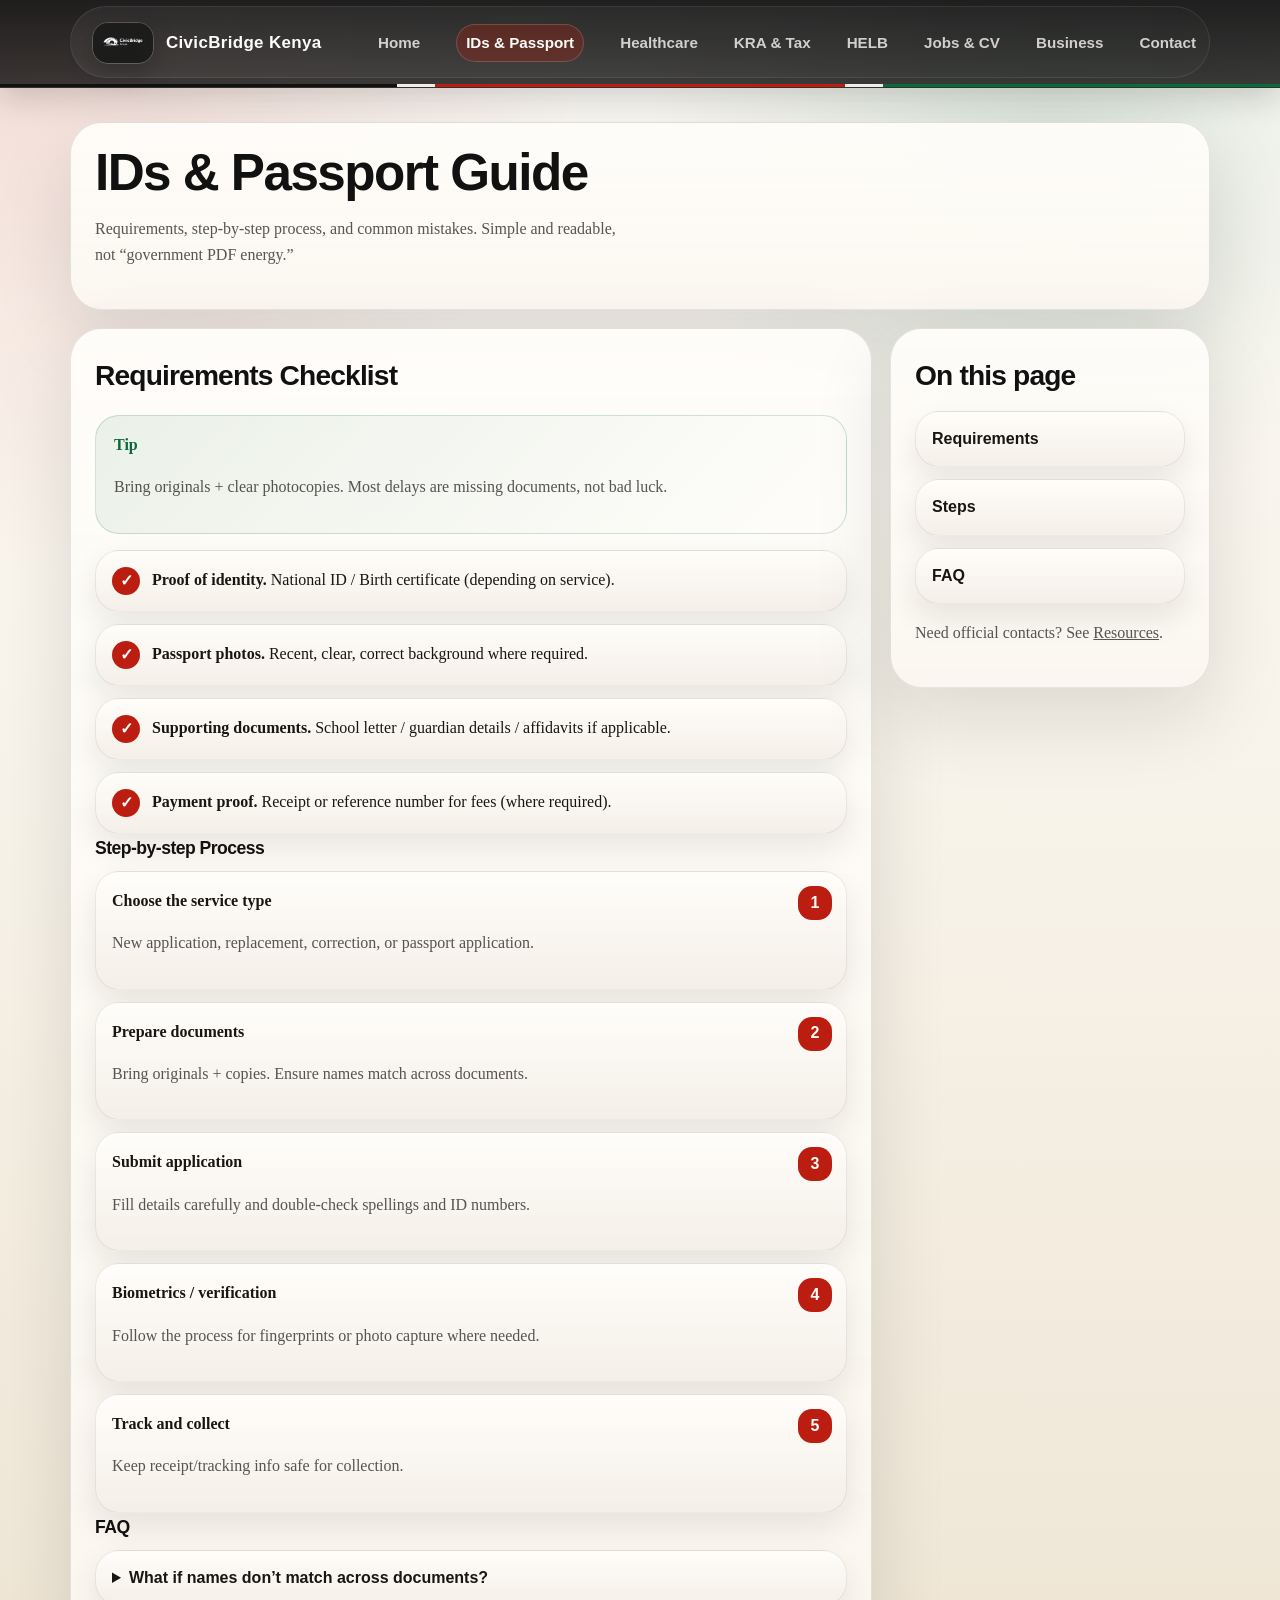
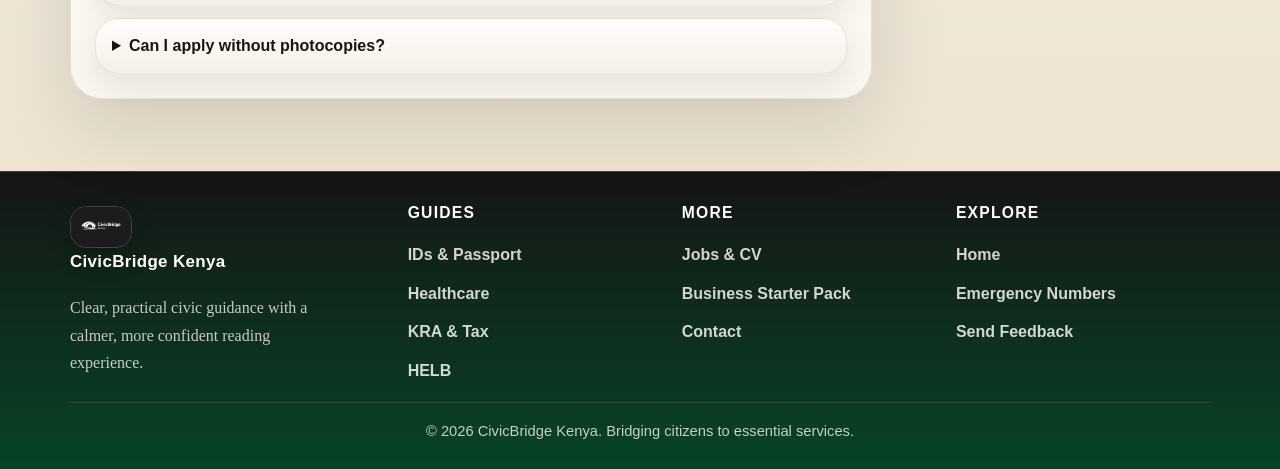
<file: passport.html>
﻿<!doctype html>
<html lang="en">
  <head>
    <meta charset="UTF-8" />
    <meta name="viewport" content="width=device-width, initial-scale=1.0" />
    <title>CivicBridge Kenya | IDs & Passport</title>

    <link rel="stylesheet" href="styles.css" />
  </head>

  <body>
    <header class="nav">
      <div class="container">
        <div class="navwrap">
          <a class="brand" href="index.html">
            <img src="images/logo.png" alt="." class="mark">
            <span>CivicBridge Kenya</span>
          </a>

          <nav class="links" aria-label="Primary navigation">
            <a href="index.html">Home</a>
            <a href="passport.html"><b class="current">IDs & Passport</b></a>
            <a href="healthcare.html">Healthcare</a>
            <a href="kra.html">KRA & Tax</a>
            <a href="helb.html">HELB</a>
            <a href="jobs-cv.html">Jobs & CV</a>
            <a href="business-starter.html">Business</a>
            <a href="contact.html">Contact</a>
          </nav>

          <label class="hamb" for="navToggle" aria-label="Open menu"
            ><span></span
          ></label>
        </div>

        <input type="checkbox" id="navToggle" />
        <div class="mobileMenu">
          <a href="index.html">Home</a>
          <a href="passport.html">IDs & Passport</a>
          <a href="healthcare.html">Healthcare</a>
          <a href="kra.html">KRA & Tax</a>
          <a href="helb.html">HELB</a>
          <a href="jobs-cv.html">Jobs & CV</a>
          <a href="business-starter.html">Business Starter Pack</a>
          <a href="contact.html">Contact</a>
        </div>
      </div>
    </header>

    <main>
      <div class="container">
        <section class="panel">
          <h1>IDs & Passport Guide</h1>
          <p class="subtitle">
            Requirements, step-by-step process, and common mistakes. Simple and
            readable, not “government PDF energy.”
          </p>
        </section>

        <div class="layout">
          <article class="panel">
            <h2 id="requirements">Requirements Checklist</h2>
            <div class="callout">
              <b>Tip</b>
              <p>
                Bring originals + clear photocopies. Most delays are missing
                documents, not bad luck.
              </p>
            </div>

            <ul class="checklist">
              <li>
                <span class="tick">✓</span>
                <div>
                  <b>Proof of identity.</b
                  ><span
                    > National ID / Birth certificate (depending on
                    service).</span
                  >
                </div>
              </li>
              <li>
                <span class="tick">✓</span>
                <div>
                  <b>Passport photos.</b
                  ><span
                    > Recent, clear, correct background where required.</span
                  >
                </div>
              </li>
              <li>
                <span class="tick">✓</span>
                <div>
                  <b>Supporting documents.</b
                  ><span
                    > School letter / guardian details / affidavits if
                    applicable.</span
                  >
                </div>
              </li>
              <li>
                <span class="tick">✓</span>
                <div>
                  <b>Payment proof.</b
                  ><span
                    > Receipt or reference number for fees (where
                    required).</span
                  >
                </div>
              </li>
            </ul>

            <h3 id="steps">Step-by-step Process</h3>
            <ol class="steps">
              <li>
                <b>Choose the service type</b>
                <p>
                  New application, replacement, correction, or passport
                  application.
                </p>
              </li>
              <li>
                <b>Prepare documents</b>
                <p>
                  Bring originals + copies. Ensure names match across documents.
                </p>
              </li>
              <li>
                <b>Submit application</b>
                <p>
                  Fill details carefully and double-check spellings and ID
                  numbers.
                </p>
              </li>
              <li>
                <b>Biometrics / verification</b>
                <p>
                  Follow the process for fingerprints or photo capture where
                  needed.
                </p>
              </li>
              <li>
                <b>Track and collect</b>
                <p>Keep receipt/tracking info safe for collection.</p>
              </li>
            </ol>

            <h3 id="faq">FAQ</h3>
            <details>
              <summary>What if names don’t match across documents?</summary>
              <p>
                You may need supporting documents (like an affidavit) before
                approval.
              </p>
            </details>
            <details>
              <summary>Can I apply without photocopies?</summary>
              <p>
                Sometimes, but it often delays processing. Copies help avoid
                repeat trips.
              </p>
            </details>
          </article>

          <aside class="panel">
            <h2>On this page</h2>
            <nav class="sideNav">
              <a href="#requirements">Requirements</a>
              <a href="#steps">Steps</a>
              <a href="#faq">FAQ</a>
            </nav>
            <p class="miniNote">
              Need official contacts? See
              <a
                href="contact-resources.html"
                style="text-decoration: underline"
                >Resources</a
              >.
            </p>
          </aside>
        </div>
      </div>
    </main>

    <footer>
      <div class="container">
        <div class="footGrid">
          <div>
            <a class="brand" href="index.html">
              <img src="images/logo.png" alt="." class="mark" />
              <span>CivicBridge Kenya</span>
            </a>
            <p class="footerTag">
              Clear, practical civic guidance with a calmer, more confident
              reading experience.
            </p>
          </div>
          <div>
            <h4>Guides</h4>
            <a href="passport.html">IDs & Passport</a>
            <a href="healthcare.html">Healthcare</a>
            <a href="kra.html">KRA & Tax</a>
            <a href="helb.html">HELB</a>
          </div>
          <div>
            <h4>More</h4>
            <a href="jobs-cv.html">Jobs & CV</a>
            <a href="business-starter.html">Business Starter Pack</a>
            <a href="contact.html">Contact</a>
          </div>
          <div>
            <h4>Explore</h4>
            <a href="index.html">Home</a>
            <a href="contact.html">Emergency Numbers</a>
            <a href="contact.html">Send Feedback</a>
          </div>
        </div>
        <div class="copy">
          © 2026 CivicBridge Kenya. Bridging citizens to essential services.
        </div>
      </div>
    </footer>
  </body>
</html>
</file>
<file: styles.css>
:root {
  --ivory: #f7f2e8;
  --ivory-deep: #eadfcb;
  --flag-black: #111111;
  --flag-black-deep: #040404;
  --flag-red: #bb1e10;
  --flag-red-deep: #8f160c;
  --flag-red-soft: #d96e63;
  --flag-green: #0a6a3a;
  --flag-green-deep: #064426;
  --flag-white: #fffdfa;
  --persian: var(--flag-red);
  --persian-deep: var(--flag-red-deep);
  --persian-soft: var(--flag-red-soft);
  --lemon: var(--flag-green);
  --lemon-bright: var(--flag-black);
  --lemon-soft: rgba(10, 106, 58, 0.1);
  --charcoal: var(--flag-black);
  --charcoal-deep: var(--flag-black-deep);
  --charcoal-soft: #241b18;
  --ink: #191512;
  --ink-muted: rgba(25, 21, 18, 0.72);
  --panel: rgba(255, 253, 250, 0.78);
  --panel-strong: rgba(255, 253, 250, 0.96);
  --line: rgba(17, 17, 17, 0.1);
  --line-strong: rgba(10, 106, 58, 0.26);
  --r: 20px;
  --r2: 32px;
  --max: 1180px;
  --shadow: 0 28px 80px rgba(17, 17, 17, 0.12);
  --shadow2: 0 14px 32px rgba(17, 17, 17, 0.09);
}

* {
  box-sizing: border-box;
}

html {
  scroll-behavior: smooth;
}

body {
  margin: 0;
  font-family: "Georgia", "Times New Roman", serif;
  background:
    radial-gradient(circle at top left, rgba(187, 30, 16, 0.14), transparent 24%),
    radial-gradient(circle at 82% 6%, rgba(10, 106, 58, 0.12), transparent 18%),
    linear-gradient(180deg, #fdfbf7 0%, var(--ivory) 42%, var(--ivory-deep) 100%);
  color: var(--ink);
  line-height: 1.65;
}

a {
  color: inherit;
  text-decoration: none;
}

img {
  max-width: 100%;
  display: block;
}

.container {
  max-width: var(--max);
  margin: 0 auto;
  padding: 0 20px;
}

.nav {
  position: sticky;
  top: 0;
  z-index: 50;
  background:
    linear-gradient(180deg, rgba(17, 17, 17, 0.94), rgba(17, 17, 17, 0.82));
  border-bottom: 1px solid rgba(255, 253, 250, 0.08);
  box-shadow: 0 10px 32px rgba(17, 17, 17, 0.18);
  backdrop-filter: blur(22px) saturate(165%);
}

.nav::after {
  content: "";
  display: block;
  height: 3px;
  background:
    linear-gradient(
      90deg,
      var(--flag-black) 0 31%,
      rgba(255, 253, 250, 0.92) 31% 34%,
      var(--flag-red) 34% 66%,
      rgba(255, 253, 250, 0.92) 66% 69%,
      var(--flag-green) 69% 100%
    );
}

.navwrap {
  position: relative;
  display: flex;
  align-items: center;
  justify-content: space-between;
  gap: 18px;
  padding: 14px 0 12px;
}

.navwrap::before {
  content: "";
  position: absolute;
  inset: 6px 0;
  border-radius: 999px;
  background:
    linear-gradient(90deg, rgba(255, 253, 250, 0.06), rgba(255, 253, 250, 0.02));
  border: 1px solid rgba(255, 253, 250, 0.08);
  pointer-events: none;
}

.brand {
  position: relative;
  z-index: 1;
  display: flex;
  align-items: center;
  gap: 12px;
  min-height: 58px;
  padding-left: 22px;
  font-family: "Trebuchet MS", "Segoe UI", sans-serif;
  font-size: 1.06rem;
  font-weight: 900;
  letter-spacing: 0.02em;
  color: var(--flag-white);
  white-space: nowrap;
}

.mark {
  width: auto;
  height: 42px;
  max-width: min(150px, 24vw);
  object-fit: contain;
  object-position: left center;
  flex-shrink: 0;
  border-radius: 16px;
  border: 1px solid rgba(255, 253, 250, 0.18);
  box-shadow: 0 10px 24px rgba(0, 0, 0, 0.22);
}

.brand span {
  position: static;
  width: auto;
  height: auto;
  padding: 0;
  margin: 0;
  overflow: visible;
  clip: auto;
  white-space: nowrap;
  border: 0;
  color: var(--flag-white);
}

.links {
  position: relative;
  z-index: 1;
  display: flex;
  align-items: center;
  gap: 8px;
  flex-wrap: wrap;
  font-family: "Trebuchet MS", "Segoe UI", sans-serif;
}

.links a {
  padding: 10px 14px;
  border-radius: 999px;
  color: rgba(255, 253, 250, 0.78);
  font-size: 0.95rem;
  font-weight: 800;
  transition:
    background 0.18s ease,
    box-shadow 0.18s ease,
    color 0.18s ease,
    transform 0.18s ease;
}

.links a:hover {
  background: rgba(255, 253, 250, 0.12);
  box-shadow: inset 0 0 0 1px rgba(10, 106, 58, 0.24);
  color: #ffffff;
  transform: translateY(-1px);
}

.current {
  color: var(--flag-white) !important;
}

.links a .current {
  display: inline-flex;
  align-items: center;
  padding: 6px 10px;
  border-radius: 999px;
  background: rgba(187, 30, 16, 0.3);
  box-shadow: inset 0 0 0 1px rgba(255, 253, 250, 0.16);
}

#navToggle {
  display: none;
}

.hamb {
  position: relative;
  z-index: 1;
  display: none;
  width: 48px;
  height: 48px;
  align-items: center;
  justify-content: center;
  border-radius: 14px;
  border: 1px solid rgba(255, 253, 250, 0.14);
  background: rgba(255, 253, 250, 0.06);
  cursor: pointer;
}

.hamb span,
.hamb span::before,
.hamb span::after {
  width: 20px;
  height: 2px;
  background: var(--flag-white);
  display: block;
  position: relative;
  content: "";
}

.hamb span::before {
  position: absolute;
  top: -6px;
}

.hamb span::after {
  position: absolute;
  top: 6px;
}

.mobileMenu {
  display: none;
  margin-top: 8px;
  padding: 12px;
  border-radius: 24px;
  border: 1px solid rgba(255, 253, 250, 0.1);
  background:
    linear-gradient(180deg, rgba(17, 17, 17, 0.94), rgba(143, 22, 12, 0.9));
  box-shadow: 0 18px 34px rgba(17, 17, 17, 0.18);
  backdrop-filter: blur(22px) saturate(165%);
}

.mobileMenu a {
  display: block;
  padding: 12px 14px;
  border-radius: 14px;
  font-family: "Trebuchet MS", "Segoe UI", sans-serif;
  font-weight: 800;
  color: rgba(255, 253, 250, 0.9);
}

.mobileMenu a:hover {
  background: rgba(255, 253, 250, 0.12);
  color: #ffffff;
}

#navToggle:checked ~ .mobileMenu {
  display: block;
}

main {
  padding: 34px 0 48px;
}

section {
  padding: 18px 0;
}

.panel,
.card,
.cta {
  border: 1px solid var(--line);
  border-radius: var(--r2);
  background:
    linear-gradient(180deg, rgba(255, 253, 250, 0.94), rgba(251, 247, 240, 0.98));
  box-shadow: var(--shadow);
}

.panel {
  padding: 24px;
}

h1,
h2,
h3,
h4,
summary,
.pill,
.btn,
.linkBtn,
.chip,
.links a,
.mobileMenu a,
label,
.brand {
  font-family: "Trebuchet MS", "Segoe UI", sans-serif;
}

h1,
h2,
h3,
h4 {
  margin-top: 0;
  color: var(--lemon-bright);
  font-weight: 900;
  letter-spacing: -0.03em;
}

h1 {
  font-size: clamp(2.3rem, 4vw, 4.5rem);
  line-height: 1.03;
  margin-bottom: 10px;
}

h2 {
  font-size: clamp(1.45rem, 2.2vw, 2.15rem);
  margin-bottom: 12px;
}

h3 {
  font-size: 1.1rem;
  margin-bottom: 8px;
}

.subtitle,
.tagline,
.sectionTitle p,
.callout p,
.steps p,
details p,
.copy,
.miniNote,
td,
label,
.cardBody p,
.sideCard p,
.stat span {
  color: var(--ink-muted);
}

.subtitle,
.tagline {
  max-width: 68ch;
}

.layout {
  margin-top: 18px;
  display: grid;
  grid-template-columns: minmax(0, 1fr) 320px;
  gap: 18px;
  align-items: start;
}

.callout {
  margin: 16px 0;
  padding: 16px 18px;
  border-radius: 24px;
  border: 1px solid rgba(10, 106, 58, 0.18);
  background:
    linear-gradient(135deg, rgba(10, 106, 58, 0.08), rgba(255, 253, 250, 0.96));
}

.callout b {
  display: block;
  margin-bottom: 6px;
  color: var(--lemon);
}

.checklist,
.steps,
.list,
.sideNav {
  margin: 0;
  padding: 0;
  display: grid;
  gap: 12px;
}

.checklist,
.list,
.steps {
  list-style: none;
}

.checklist li,
.steps li,
details,
.sideNav a,
.list li,
.stat,
.searchBox,
.tableWrap {
  border: 1px solid rgba(17, 17, 17, 0.08);
  background: linear-gradient(180deg, rgba(255, 253, 250, 0.96), rgba(244, 239, 231, 0.98));
  border-radius: 24px;
  box-shadow: var(--shadow2);
}

.checklist li {
  display: flex;
  align-items: flex-start;
  gap: 12px;
  padding: 16px;
}

.tick {
  width: 28px;
  height: 28px;
  flex-shrink: 0;
  display: grid;
  place-items: center;
  border-radius: 999px;
  background: var(--persian);
  color: var(--flag-white);
  font-family: "Trebuchet MS", "Segoe UI", sans-serif;
  font-weight: 900;
}

.steps {
  counter-reset: step;
}

.steps li {
  position: relative;
  padding: 16px;
}

.steps li::before {
  counter-increment: step;
  content: counter(step);
  position: absolute;
  top: 14px;
  right: 14px;
  width: 34px;
  height: 34px;
  display: grid;
  place-items: center;
  border-radius: 14px;
  background: var(--persian);
  color: var(--flag-white);
  font-family: "Trebuchet MS", "Segoe UI", sans-serif;
  font-weight: 900;
}

details {
  padding: 14px 16px;
}

details + details {
  margin-top: 12px;
}

summary {
  cursor: pointer;
  color: var(--ink);
  font-weight: 800;
}

.sideNav a {
  padding: 14px 16px;
  font-family: "Trebuchet MS", "Segoe UI", sans-serif;
  font-weight: 800;
  color: var(--ink);
}

.sideNav a:hover {
  color: var(--lemon);
  border-color: var(--line-strong);
}

.tableWrap {
  margin-top: 12px;
  overflow: auto;
}

table {
  width: 100%;
  min-width: 720px;
  border-collapse: collapse;
}

th,
td {
  padding: 14px;
  text-align: left;
  vertical-align: top;
  border-bottom: 1px solid rgba(17, 17, 17, 0.08);
}

th {
  position: sticky;
  top: 0;
  background: rgba(10, 106, 58, 0.12);
  color: var(--flag-black);
  font-family: "Trebuchet MS", "Segoe UI", sans-serif;
  font-weight: 900;
}

.grid {
  margin-top: 18px;
  display: grid;
  grid-template-columns: repeat(2, minmax(0, 1fr));
  gap: 18px;
}

label {
  display: block;
  margin-bottom: 7px;
  font-size: 0.82rem;
  font-weight: 800;
  letter-spacing: 0.04em;
  text-transform: uppercase;
}

input,
textarea,
select {
  width: 100%;
  padding: 13px 14px;
  border-radius: 16px;
  border: 1px solid rgba(17, 17, 17, 0.12);
  background: rgba(255, 253, 250, 0.94);
  color: var(--ink);
  outline: none;
  transition:
    border-color 0.18s ease,
    box-shadow 0.18s ease,
    transform 0.18s ease;
}

input:focus,
textarea:focus,
select:focus {
  border-color: rgba(10, 106, 58, 0.38);
  box-shadow: 0 0 0 4px rgba(10, 106, 58, 0.12);
  transform: translateY(-1px);
}

textarea {
  min-height: 120px;
  resize: vertical;
}

.btn,
.linkBtn,
.chip {
  display: inline-flex;
  align-items: center;
  justify-content: center;
  gap: 8px;
  border-radius: 999px;
  font-weight: 900;
  transition:
    transform 0.18s ease,
    background 0.18s ease,
    color 0.18s ease,
    border-color 0.18s ease;
}

.btn {
  padding: 12px 18px;
  border: 1px solid rgba(143, 22, 12, 0.34);
  background: var(--persian);
  color: var(--flag-white);
  box-shadow: 0 14px 28px rgba(143, 22, 12, 0.18);
}

.btn:hover,
.linkBtn:hover,
.chip:hover {
  transform: translateY(-2px);
}

.btn:hover {
  background: var(--persian-deep);
}

.linkBtn,
.chip {
  padding: 10px 14px;
  border: 1px solid rgba(10, 106, 58, 0.16);
  background: rgba(10, 106, 58, 0.06);
  color: var(--lemon);
}

.linkBtn:hover,
.chip:hover {
  background: rgba(10, 106, 58, 0.12);
}

.list li {
  padding: 14px 16px;
}

.list b {
  display: block;
  margin-bottom: 4px;
  color: var(--persian);
}

.hero {
  padding: 42px 0 18px;
}

.heroGrid {
  display: grid;
  grid-template-columns: minmax(0, 1.35fr) minmax(280px, 0.65fr);
  gap: 18px;
  align-items: stretch;
}

.heroCard,
.sideCard {
  position: relative;
  overflow: hidden;
}

.heroCard::before,
.sideCard::before,
.ctaText::before {
  content: "";
  position: absolute;
  inset: auto -50px -50px auto;
  width: 180px;
  height: 180px;
  border-radius: 50%;
  background: radial-gradient(circle, rgba(10, 106, 58, 0.14), transparent 68%);
  pointer-events: none;
}

.heroCard {
  background:
    radial-gradient(circle at top right, rgba(187, 30, 16, 0.1), transparent 30%),
    linear-gradient(180deg, rgba(255, 253, 250, 0.98), rgba(247, 241, 231, 0.98));
}

.heroContent,
.ctaText {
  position: relative;
}

.kicker {
  display: inline-flex;
  align-items: center;
  gap: 10px;
  color: var(--ink-muted);
  font-size: 0.82rem;
  font-weight: 900;
  letter-spacing: 0.12em;
  text-transform: uppercase;
}

.dot {
  width: 10px;
  height: 10px;
  border-radius: 999px;
  background: var(--lemon);
  box-shadow: 0 0 0 6px rgba(10, 106, 58, 0.08);
}

.searchBox {
  margin-top: 22px;
  padding: 16px;
  display: grid;
  grid-template-columns: 1.2fr 0.92fr auto;
  gap: 12px;
}

.searchBox .btn {
  align-self: end;
  min-height: 52px;
}

.sideCard {
  background:
    radial-gradient(circle at top left, rgba(255, 253, 250, 0.12), transparent 32%),
    linear-gradient(180deg, rgba(17, 17, 17, 0.98), rgba(143, 22, 12, 0.98));
}

.stats {
  margin-top: 14px;
  display: grid;
  grid-template-columns: 1fr 1fr;
  gap: 12px;
}

.stat {
  padding: 14px;
}

.stat b {
  display: block;
  color: var(--persian);
  font-family: "Trebuchet MS", "Segoe UI", sans-serif;
}

.sideCard h2,
.sideCard p,
.sideCard .stat span,
.sideCard .stat b {
  color: var(--flag-white);
}

.sideCard .stat {
  border-color: rgba(255, 253, 250, 0.12);
  background: linear-gradient(180deg, rgba(255, 253, 250, 0.1), rgba(255, 255, 255, 0.04));
}

.sectionTitle {
  display: flex;
  align-items: flex-end;
  justify-content: space-between;
  gap: 14px;
  margin-bottom: 16px;
}

.sectionTitle h2 {
  margin-bottom: 8px;
}

.homeGrid,
.cardsGrid {
  display: grid;
}

.home .grid,
.grid.cards {
  grid-template-columns: repeat(3, minmax(0, 1fr));
}

.card {
  position: relative;
  overflow: hidden;
  transition:
    transform 0.2s ease,
    border-color 0.2s ease,
    box-shadow 0.2s ease;
}

.card::before {
  content: "";
  position: absolute;
  inset: 0 0 auto;
  height: 6px;
  background:
    linear-gradient(
      90deg,
      var(--flag-black) 0 31%,
      rgba(255, 253, 250, 0.92) 31% 34%,
      var(--flag-red) 34% 66%,
      rgba(255, 253, 250, 0.92) 66% 69%,
      var(--flag-green) 69% 100%
    );
}

.card:hover {
  transform: translateY(-6px);
  border-color: rgba(10, 106, 58, 0.22);
  box-shadow: 0 22px 44px rgba(17, 17, 17, 0.14);
}

.card img {
  width: 100%;
  height: 240px;
  object-fit: cover;
}

.cardBody {
  padding: 16px 16px 14px;
}

.cardBody h3 {
  margin-bottom: 8px;
}

.cardFoot {
  display: flex;
  justify-content: space-between;
  align-items: center;
  gap: 12px;
  padding: 16px;
  border-top: 1px solid rgba(17, 17, 17, 0.08);
}

.pill {
  padding: 8px 12px;
  border-radius: 999px;
  border: 1px solid rgba(10, 106, 58, 0.14);
  background: rgba(10, 106, 58, 0.08);
  color: var(--lemon);
  font-size: 0.8rem;
}

.cta {
  display: grid;
  grid-template-columns: minmax(0, 1.05fr) minmax(0, 0.95fr);
  overflow: hidden;
}

.ctaText {
  padding: 28px;
  background:
    linear-gradient(135deg, rgba(187, 30, 16, 0.08), rgba(255, 253, 250, 0.98));
}

.ctaArt {
  min-height: 240px;
  background:
    linear-gradient(135deg, var(--flag-black) 0%, var(--flag-red) 58%, var(--flag-green) 100%);
}

.ctaArt img {
  width: 100%;
  height: 100%;
  object-fit: cover;
  opacity: 0.72;
}

footer {
  margin-top: 24px;
  border-top: 1px solid rgba(255, 253, 250, 0.08);
  background:
    linear-gradient(180deg, rgba(17, 17, 17, 0.98), rgba(7, 68, 38, 1));
}

.footGrid {
  display: grid;
  grid-template-columns: 1.25fr 1fr 1fr 1fr;
  gap: 20px;
  padding: 28px 0 12px;
}

.footGrid .brand {
  margin-bottom: 12px;
}

.footGrid h4 {
  margin-bottom: 10px;
  color: var(--flag-white);
  font-size: 0.98rem;
  text-transform: uppercase;
  letter-spacing: 0.08em;
}

.footGrid a {
  display: block;
  padding: 6px 0;
  color: rgba(255, 253, 250, 0.82);
  font-family: "Trebuchet MS", "Segoe UI", sans-serif;
  font-weight: 700;
}

.footGrid a:hover {
  color: #ffffff;
}

.footerTag {
  max-width: 32ch;
  margin: 0;
  color: rgba(255, 253, 250, 0.76);
  line-height: 1.7;
}

.copy {
  padding: 16px 0 26px;
  border-top: 1px solid rgba(255, 253, 250, 0.12);
  text-align: center;
  font-family: "Trebuchet MS", "Segoe UI", sans-serif;
  font-size: 0.92rem;
  color: rgba(255, 253, 250, 0.76);
}

.home .nav {
  background:
    linear-gradient(180deg, rgba(17, 17, 17, 0.88), rgba(17, 17, 17, 0.74));
}

@media (max-width: 980px) {
  .layout,
  .heroGrid,
  .cta,
  .grid,
  .home .grid,
  .footGrid {
    grid-template-columns: 1fr;
  }

  .searchBox {
    grid-template-columns: 1fr 1fr;
  }
}

@media (max-width: 760px) {
  .container {
    padding: 0 16px;
  }

  .brand {
    min-height: 50px;
    padding-left: 16px;
  }

  .mark {
    height: 34px;
    max-width: min(122px, 32vw);
  }

  .links {
    display: none;
  }

  .hamb {
    display: flex;
  }

  .panel {
    padding: 20px;
  }

  .searchBox {
    grid-template-columns: 1fr;
  }

  .copy {
    padding-bottom: 22px;
  }
}
</file>
